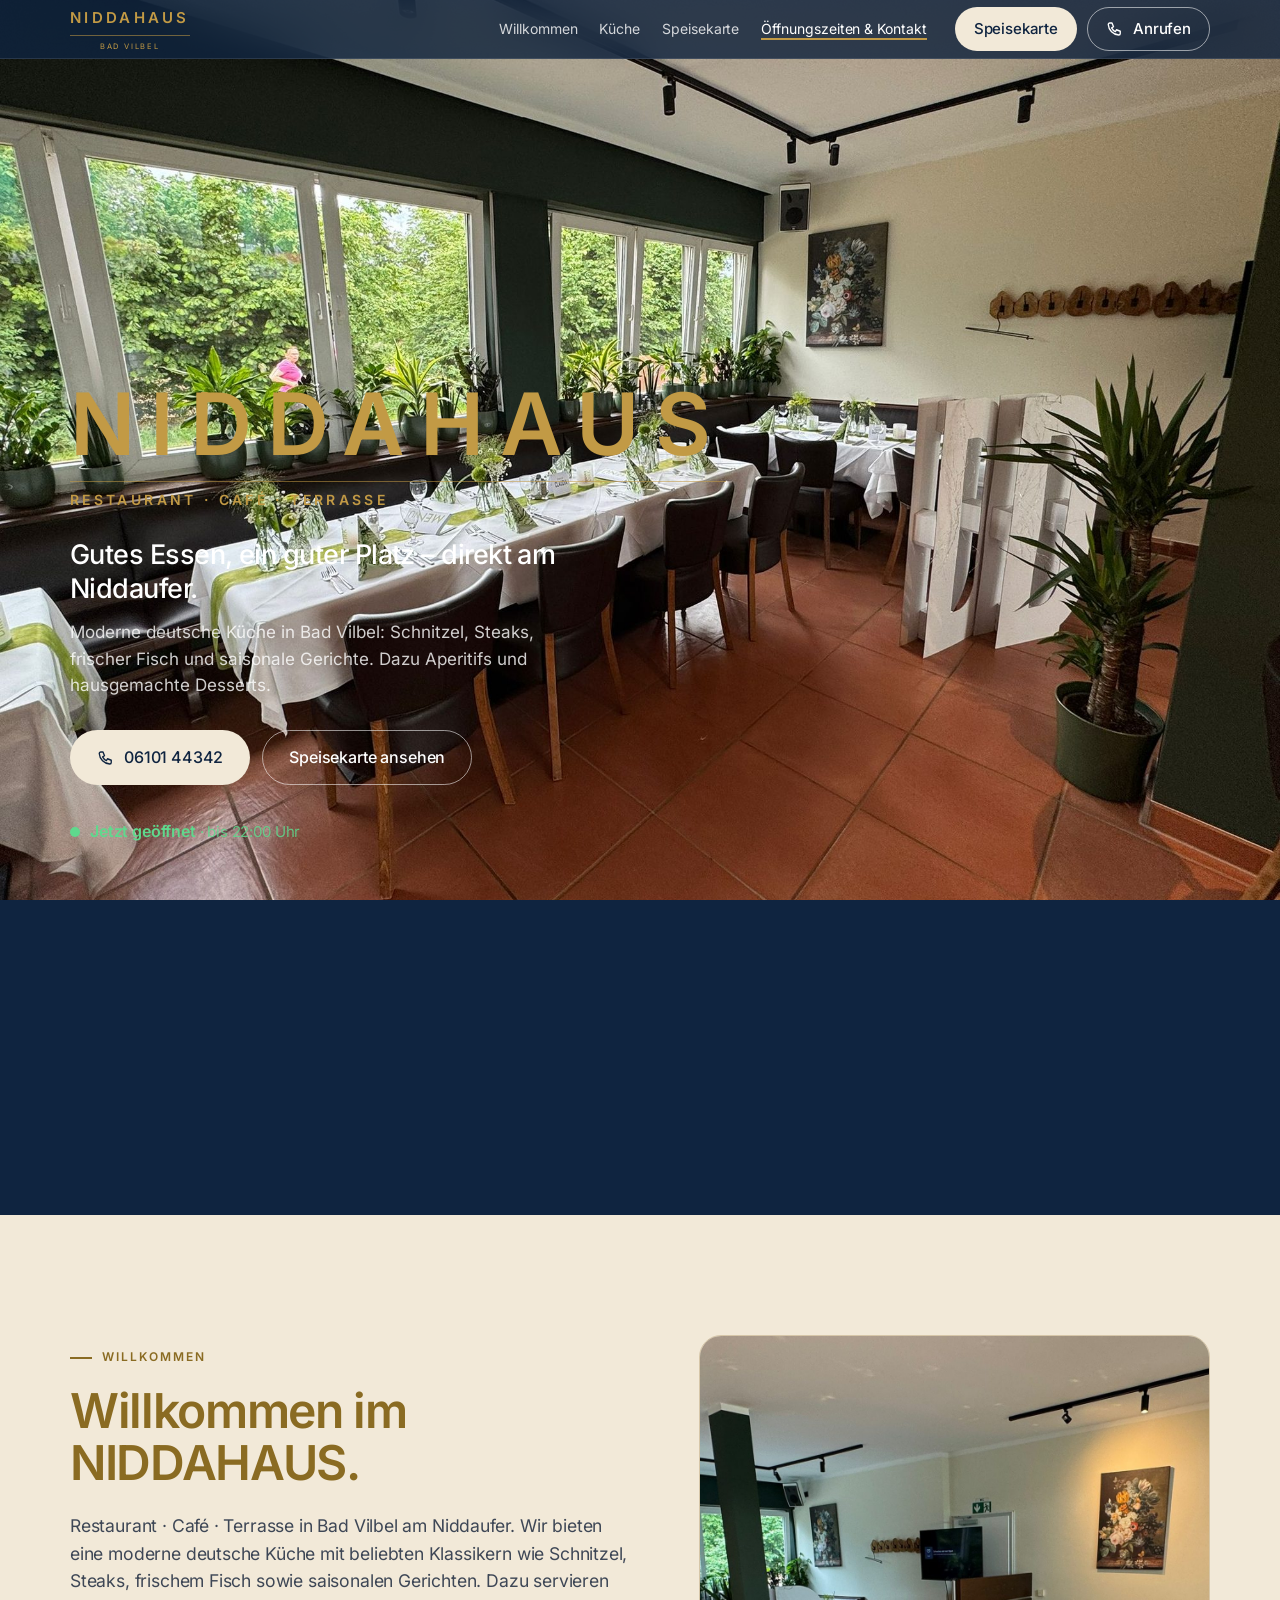
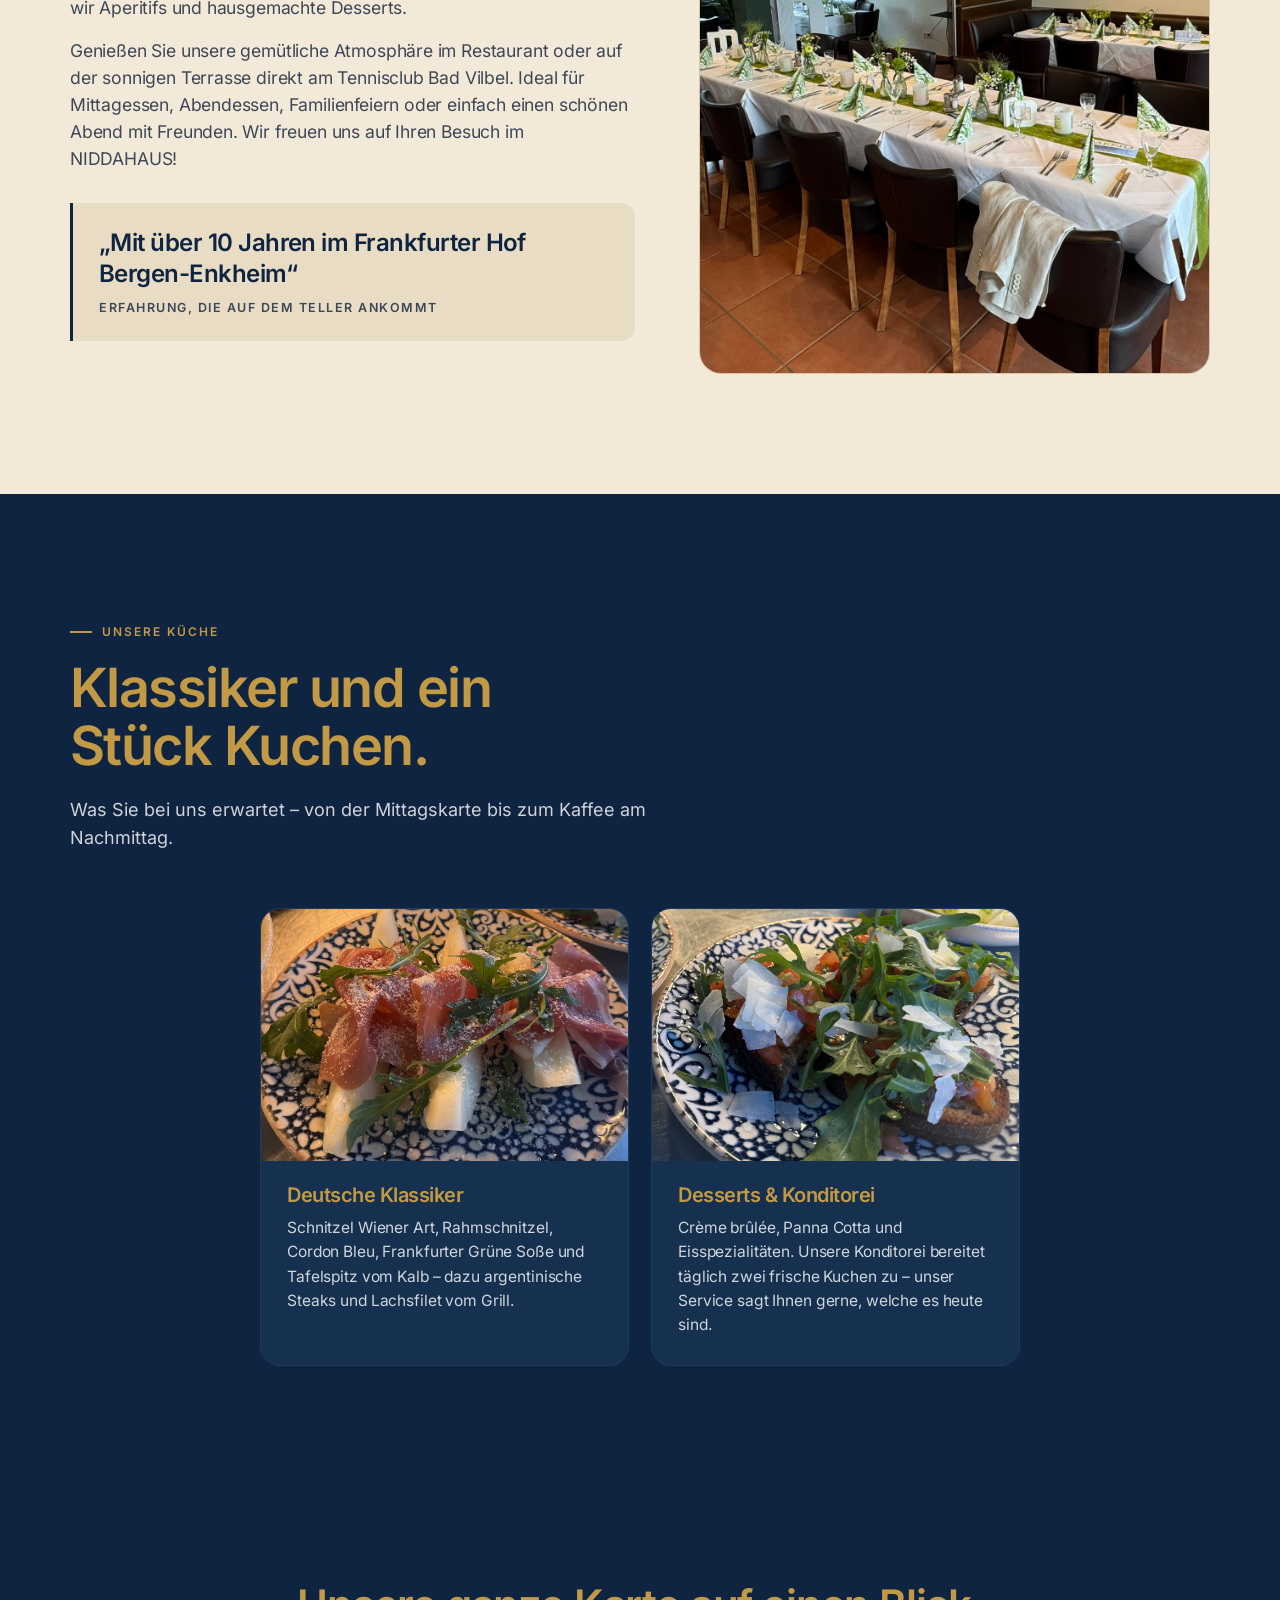
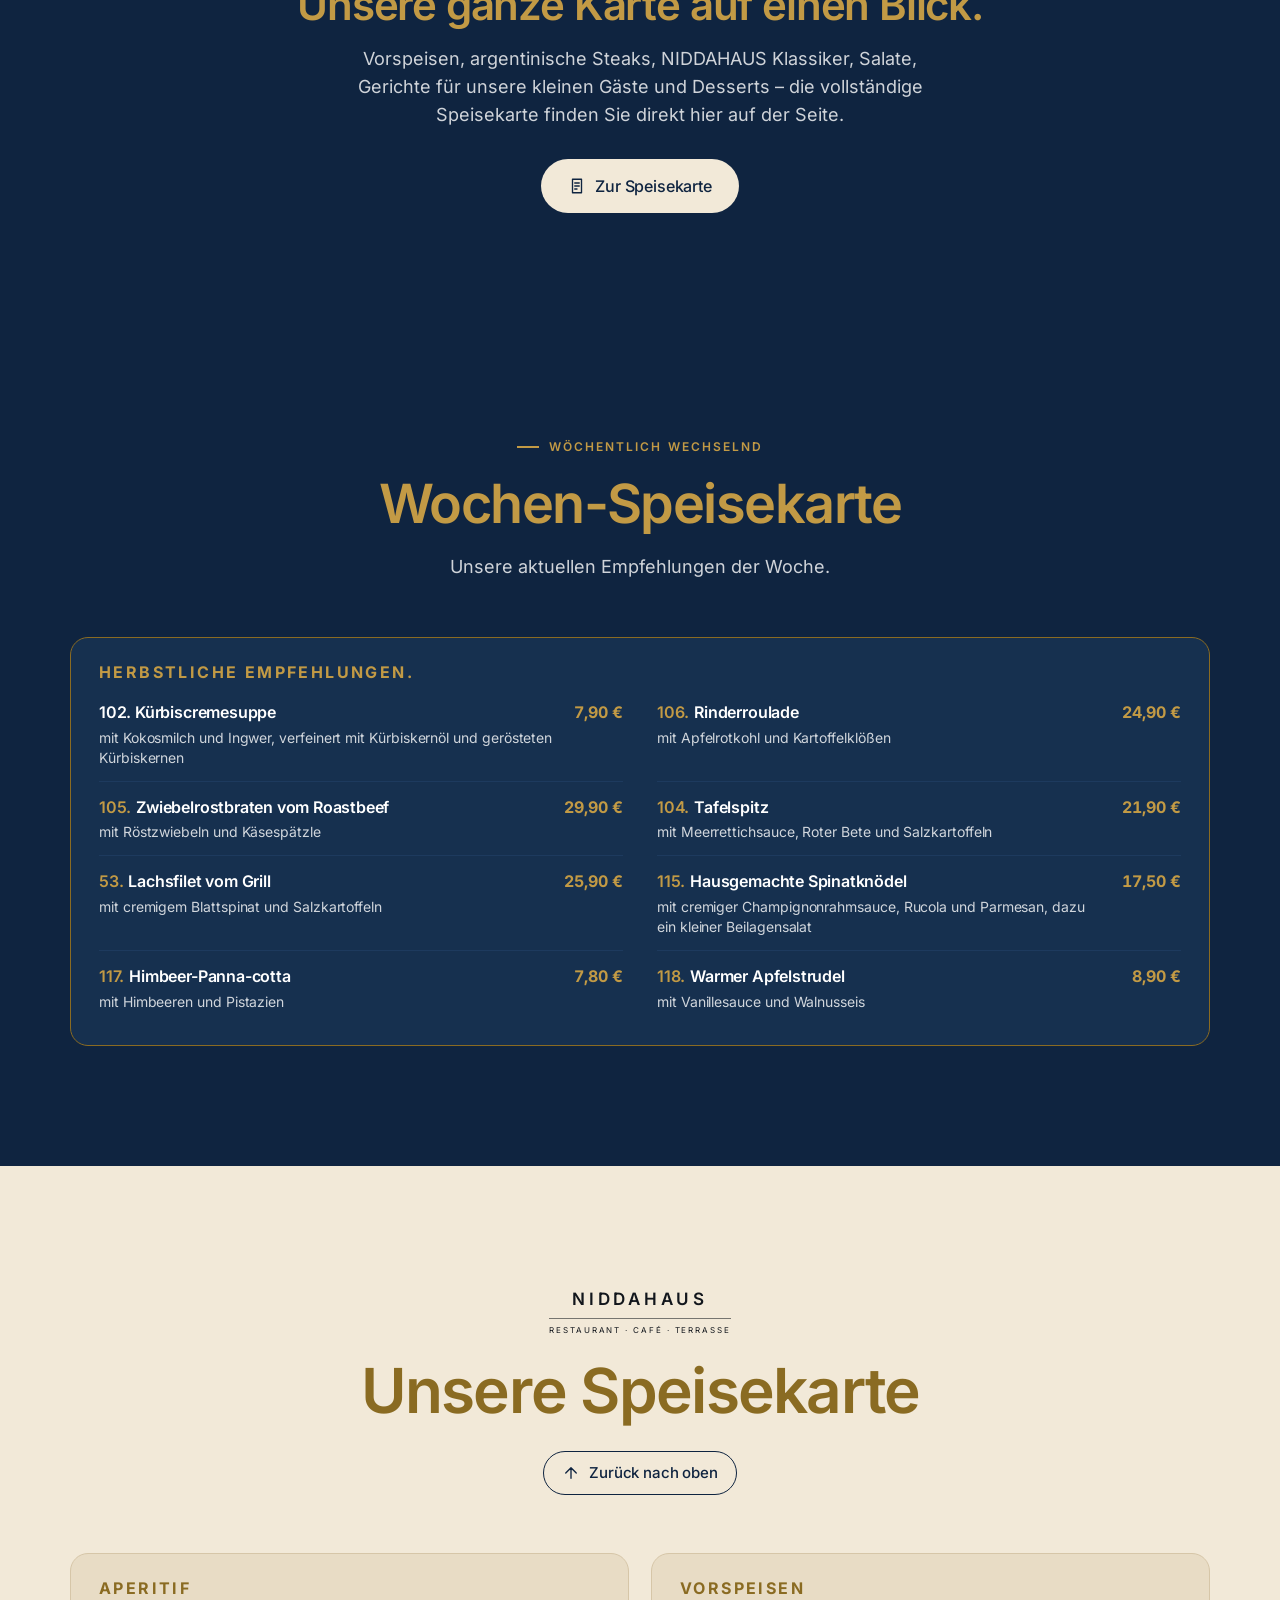
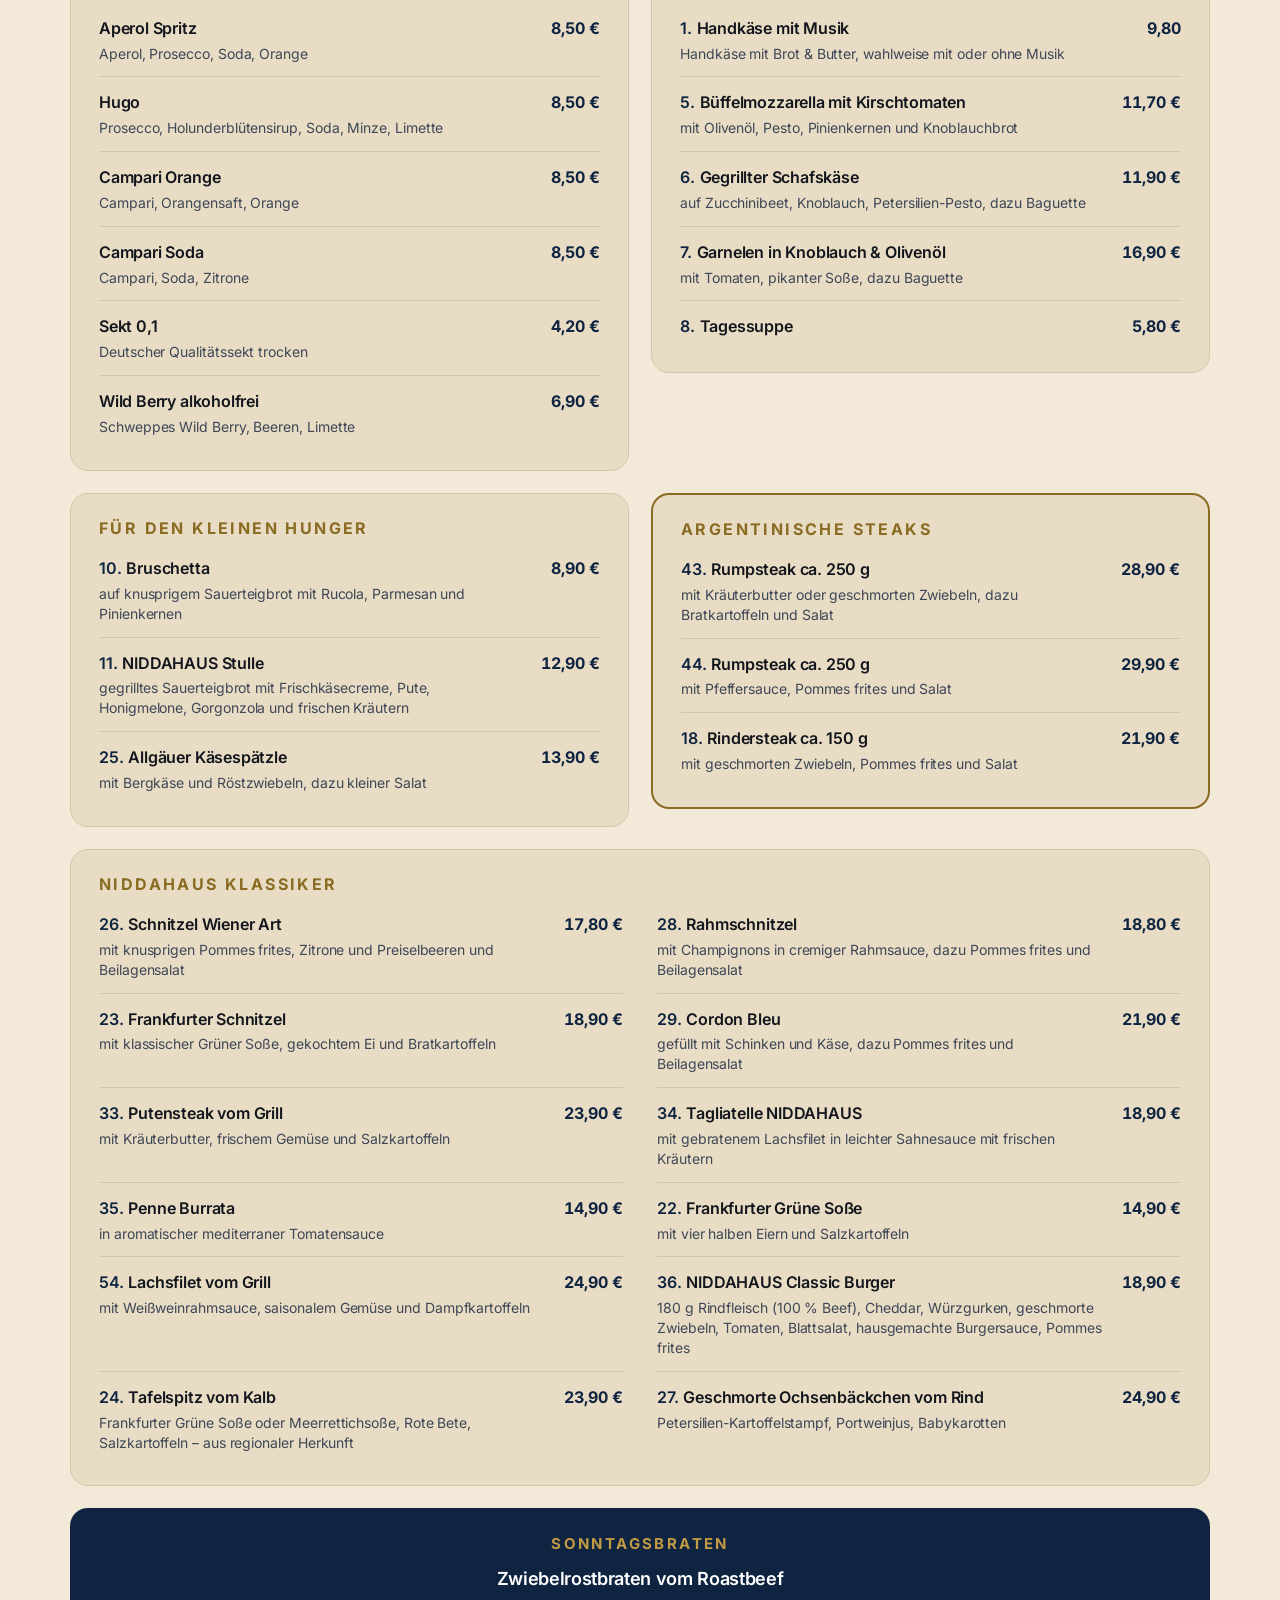
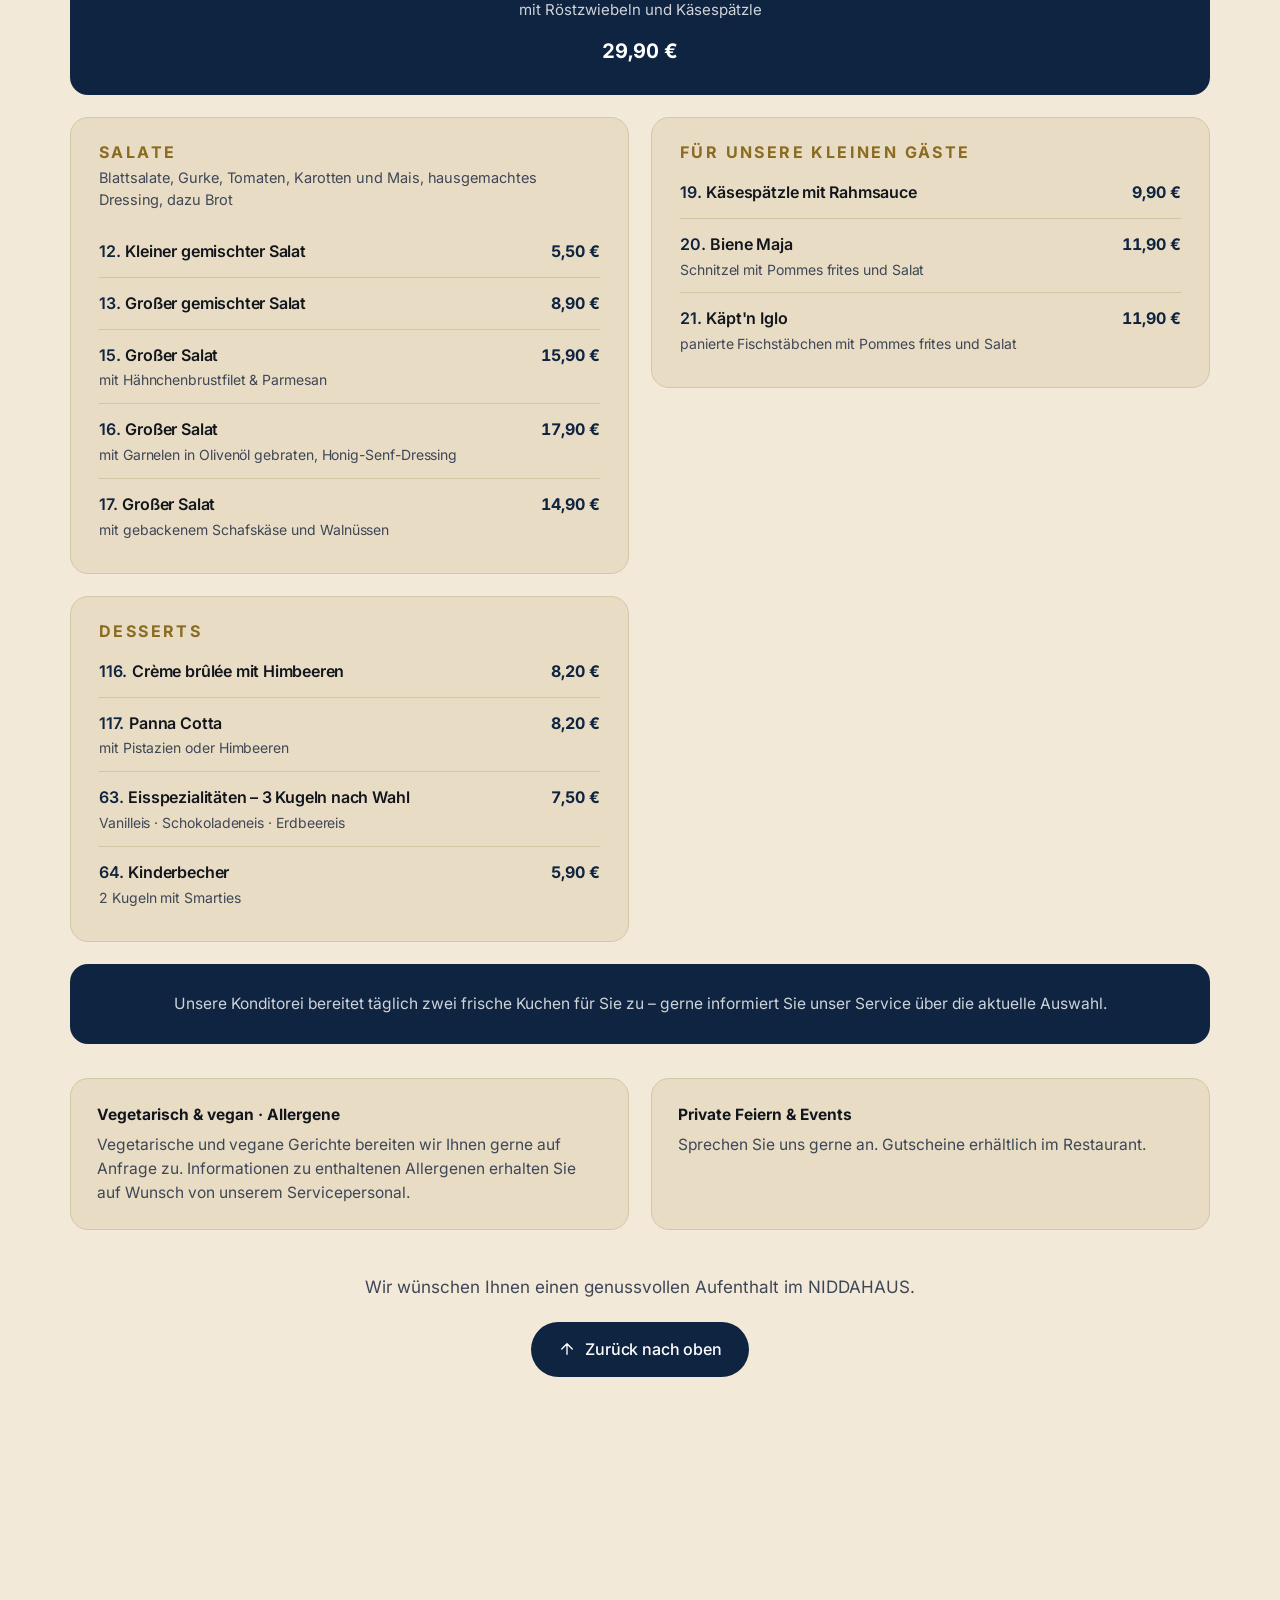
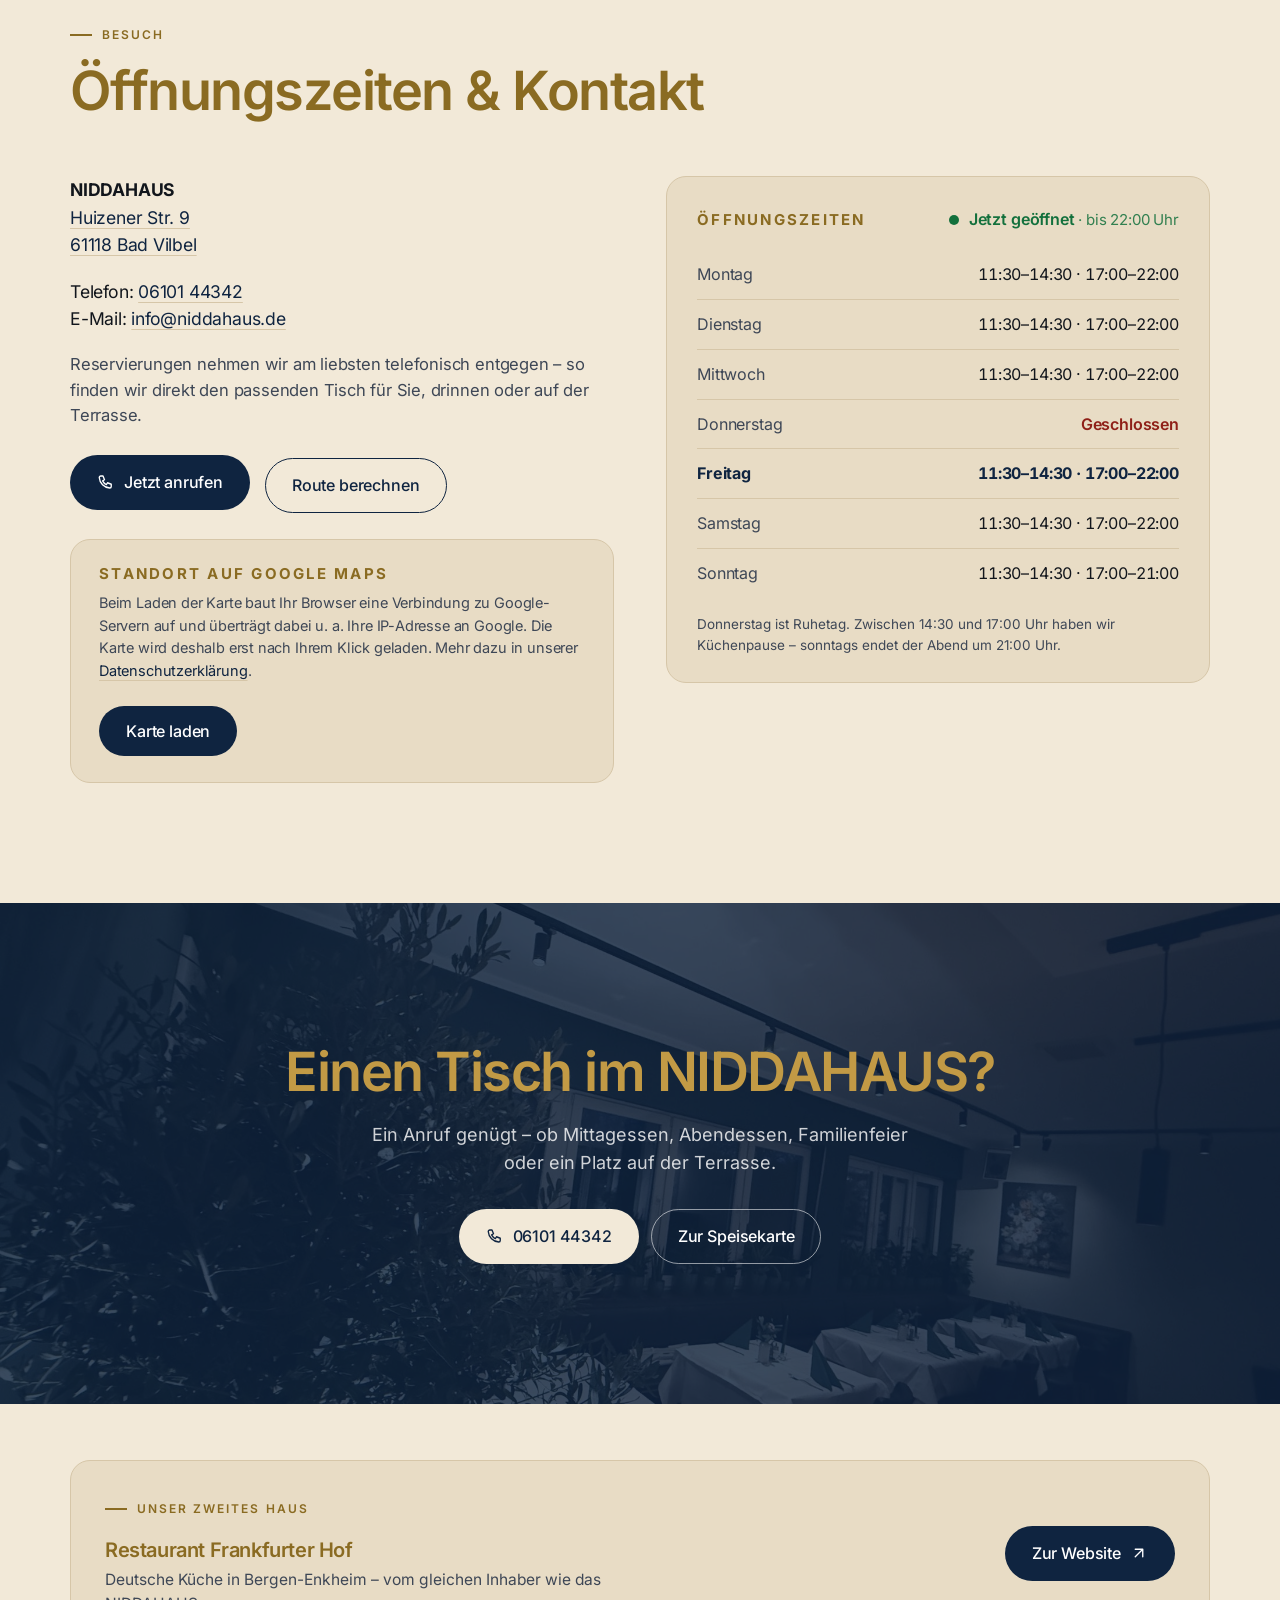
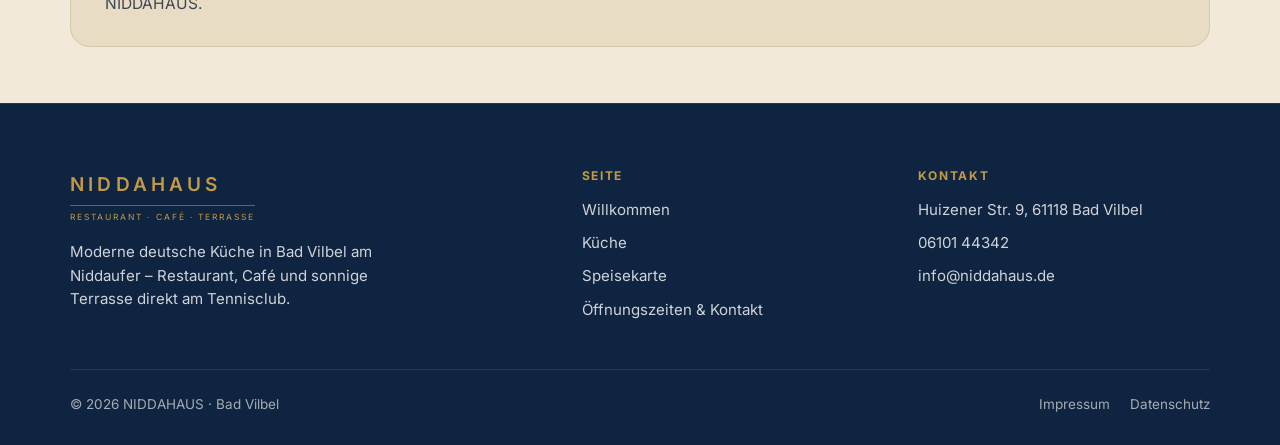
<file: index.html>
<!DOCTYPE html>
<html lang="de">
<head>
<meta charset="UTF-8">
<meta name="viewport" content="width=device-width, initial-scale=1.0">

<!-- Netlify-Identity-Links (Einladung, Passwort vergessen, E-Mail
     bestätigen) zeigen auf diese Startseite mit einem Token im Link-Anhang
     (#invite_token=…).

     Datenschutz: Das Netlify-Identity-Skript wird bewusst NUR in diesem
     einen Fall nachgeladen (dynamisch, per JS) – normale Besucher der Seite
     laden es nie mit und bauen dadurch auch keine Verbindung zu
     identity.netlify.com auf. Nur wer einen echten Einladungs-/Bestätigungs-
     /Passwort-vergessen-Link vom Inhaber-Login öffnet, löst das aus. -->
<script>
  var isIdentityLink = /(invite_token|recovery_token|confirmation_token|access_token)=/.test(window.location.hash);
  if (isIdentityLink) {
    // Faengt den Einladungs-/Bestätigungs-/Passwort-vergessen-Link ab
    // (Netlify schickt diese Links immer auf die Startseite, nicht auf
    // /admin/) und öffnet automatisch den Dialog zum Passwort-Festlegen.
    // Nach erfolgreichem Login geht es weiter zu /admin/.
    var s = document.createElement('script');
    s.src = 'https://identity.netlify.com/v1/netlify-identity-widget.js';
    s.onload = function () {
      if (window.netlifyIdentity) {
        window.netlifyIdentity.on('init', function (user) {
          if (!user) {
            window.netlifyIdentity.on('login', function () {
              document.location.href = '/admin/';
            });
          }
        });
      }
    };
    document.head.appendChild(s);
  }
</script>

<!-- ============================================================
     NIDDAHAUS – Restaurant · Café · Terrasse – Vorschau-Website
     Huizener Str. 9 · 61118 Bad Vilbel · 06101 44342
     ------------------------------------------------------------
     ONE-PAGER. Auch die Speisekarte ist ein Sektor dieser Seite
     (#speisekarte). Sprungknöpfe stehen in der Navigation, im
     Hero und in einem eigenen Hinweis-Sektor.

     SPEISEKARTE
       Vollständig aus der echten, öffentlich ausgehängten Karte
       übernommen (Google-Maps-Foto). Nichts erfunden.
       Einzige Ausnahme: die Sektion GETRÄNKE – die stand nicht
       auf der Karte und ist deshalb durchgehend Platzhalter.

     BILDER
       Alle Fotos stammen vom Google-Business-Profil von NIDDAHAUS
       (keine Stockfotos mehr). Vollständige Quellenliste inkl.
       Original-Links in BILDQUELLEN.md. Das Profil enthält aktuell
       keine Einzelfotos von Schnitzel, Steak, Lachs, Dessert oder
       Wein – die Impressionen-Galerie wurde deshalb entfernt, bis
       echte Fotos dieser Gerichte vorliegen (siehe BILDQUELLEN.md).

     KARTE (Kontakt-Sektor)
       Echtes Google-Maps-Embed des Standorts, aber per Zwei-Klick-
       Lösung: das <iframe> wird erst nach Klick auf „Karte laden"
       ins DOM eingefügt, vorher keine Verbindung zu Google. Kein
       Cookie-Banner nötig, weil ohne aktiven Klick nichts lädt.
       Siehe datenschutz.html, Abschnitt „Externe Einbettungen".


     OFFENE ANGABEN stehen in eckigen Klammern:  [ … ]
       · [E-Mail] sowie alle [Platzhalter] in impressum.html /
         datenschutz.html

     DESIGN: Navyblau + helles Beige, Gold ausschließlich für
     Titel/Kicker. Volltonflächen – keine Verläufe auf Schrift,
     Knöpfen oder Hintergründen. Einzige Ausnahme: die Navy-Abdunk-
     lung über dem CTA-Foto, damit weiße Schrift lesbar bleibt. Der
     Hero zeigt das Foto unverdeckt, nur die Scroll-Abblendung
     (hero-scrim) bleibt. Keinerlei Animation auf den Bildern selbst.
     ============================================================ -->

<title>NIDDAHAUS – Restaurant, Café &amp; Terrasse in Bad Vilbel</title>
<meta name="description" content="NIDDAHAUS in Bad Vilbel am Niddaufer: Restaurant, Café und Terrasse mit Schnitzel, Steaks und Fisch vom Grill. Tisch reservieren: 06101 44342.">
<link rel="canonical" href="https://niddahaus.de/">
<meta name="robots" content="index, follow, max-image-preview:large">
<meta name="theme-color" content="#0F2440">
<meta property="og:title" content="NIDDAHAUS – Restaurant · Café · Terrasse in Bad Vilbel">
<meta property="og:description" content="Moderne deutsche Küche am Niddaufer. Schnitzel, Steaks, Fisch vom Grill, Aperitifs und hausgemachte Desserts.">
<meta property="og:type" content="website">
<meta property="og:site_name" content="NIDDAHAUS">
<meta property="og:locale" content="de_DE">
<meta property="og:url" content="https://niddahaus.de/">
<meta property="og:image" content="https://niddahaus.de/images/og-image.jpg">
<meta property="og:image:width" content="1200">
<meta property="og:image:height" content="630">
<meta property="og:image:alt" content="Gedeckter Tisch im Restaurant NIDDAHAUS in Bad Vilbel">
<meta name="twitter:card" content="summary_large_image">
<link rel="icon" type="image/svg+xml" href="images/icons/favicon.svg">
<script type="application/ld+json">
{
  "@context": "https://schema.org",
  "@type": "Restaurant",
  "@id": "https://niddahaus.de/#restaurant",
  "name": "NIDDAHAUS",
  "alternateName": "NIDDAHAUS Bad Vilbel",
  "url": "https://niddahaus.de/",
  "image": [
    "https://niddahaus.de/images/hero.jpg",
    "https://niddahaus.de/images/og-image.jpg"
  ],
  "description": "Restaurant, Café und Terrasse am Niddaufer in Bad Vilbel mit moderner deutscher Küche: Schnitzel, argentinische Steaks, Fisch vom Grill und hausgemachte Desserts.",
  "telephone": "+49 6101 44342",
  "email": "info@niddahaus.de",
  "address": {
    "@type": "PostalAddress",
    "streetAddress": "Huizener Str. 9",
    "postalCode": "61118",
    "addressLocality": "Bad Vilbel",
    "addressRegion": "Hessen",
    "addressCountry": "DE"
  },
  "geo": {
    "@type": "GeoCoordinates",
    "latitude": 50.17947,
    "longitude": 8.72759
  },
  "servesCuisine": [
    "Deutsch",
    "Steakhouse"
  ],
  "priceRange": "€€",
  "acceptsReservations": "True",
  "hasMenu": "https://niddahaus.de/#speisekarte",
  "inLanguage": "de",
  "openingHoursSpecification": [
    {
      "@type": "OpeningHoursSpecification",
      "dayOfWeek": [
        "Monday",
        "Tuesday",
        "Wednesday",
        "Friday",
        "Saturday"
      ],
      "opens": "11:30",
      "closes": "14:30"
    },
    {
      "@type": "OpeningHoursSpecification",
      "dayOfWeek": [
        "Monday",
        "Tuesday",
        "Wednesday",
        "Friday",
        "Saturday"
      ],
      "opens": "17:00",
      "closes": "22:00"
    },
    {
      "@type": "OpeningHoursSpecification",
      "dayOfWeek": "Sunday",
      "opens": "11:30",
      "closes": "14:30"
    },
    {
      "@type": "OpeningHoursSpecification",
      "dayOfWeek": "Sunday",
      "opens": "17:00",
      "closes": "21:00"
    }
  ],
  "hasMap": "https://www.google.com/maps/search/?api=1&query=NIDDAHAUS%20Huizener%20Str.%209%2061118%20Bad%20Vilbel"
}
</script>

<link href="fonts.css" rel="stylesheet">
<style>
  /* ============================================================
     FARB- UND DESIGN-SYSTEM
     Navy = dunkler Sektionshintergrund, weiße Schrift.
     Beige = heller Sektionshintergrund, schwarze/navy Schrift.
     Gold = AUSSCHLIESSLICH Titel, Kicker und die Wortmarke.
     Keine Verläufe. Alle Flächen sind Volltöne.
     ============================================================ */
  :root{
    --navy:#0F2440;
    --navy-2:#16304F;        /* Panels auf Navy – Vollton, kein Verlauf */
    --navy-3:#1D3A5E;        /* Hairlines / Rahmen auf Navy */
    --beige:#F2E9D8;
    --beige-2:#E8DCC5;       /* Panels auf Beige */
    --beige-3:#D6C6A8;       /* Hairlines / Rahmen auf Beige */
    --gold:#C29A45;          /* Titel auf Navy */
    --gold-dark:#8A6B22;     /* Titel auf Beige (dunkler für Kontrast) */
    --ink:#12161C;           /* Fließtext auf Beige */
    --ink-2:#3E4756;         /* Sekundärtext auf Beige */
    --white:#FFFFFF;
    --white-2:rgba(255,255,255,.80);   /* Sekundärtext auf Navy */
    --white-3:rgba(255,255,255,.62);
    /* Status „geöffnet / geschlossen" – farbige SCHRIFT mit Live-Punkt, kein Knopf.
       Zwei Farbsätze, weil der Status sowohl auf Navy (Hero) als auch auf
       Beige (Kontakt) steht und beide Male kontrastreich sein muss. */
    --open-dark:#5FD98D;   --closed-dark:#FF8172;
    --open-light:#12703C;  --closed-light:#8F2018;

    --maxw:1200px;
    --spring:cubic-bezier(.32,.72,0,1);
    --ease:cubic-bezier(.25,.1,.25,1);
    --navh:58px;
  }
  *{ box-sizing:border-box; }
  html{ scroll-behavior:smooth; -webkit-text-size-adjust:100%; }
  body{
    margin:0; background:var(--navy); color:var(--white);
    font-family:-apple-system,BlinkMacSystemFont,"SF Pro Display","SF Pro Text","Inter",
                "Helvetica Neue",Helvetica,Arial,sans-serif;
    font-size:17px; line-height:1.55; font-weight:400;
    -webkit-font-smoothing:antialiased; -moz-osx-font-smoothing:grayscale;
    /* clip statt hidden – hidden würde position:sticky im Hero aushebeln */
    overflow-x:clip;
    /* lange Wörter (z. B. „Petersilien-Kartoffelstampf") dürfen auf schmalen
       Displays nicht aus ihrem Container laufen */
    overflow-wrap:break-word;
  }
  /* Grid-/Flex-Kinder dürfen unter ihre Inhaltsbreite schrumpfen –
     sonst erzeugt ein einzelner langer Text horizontales Scrollen */
  .cards > *, .menu-grid > *, .contact-grid > *, .welcome > *, .f-top > *{ min-width:0; }
  h1,h2,h3,h4{ margin:0; font-weight:600; letter-spacing:-.028em; line-height:1.08; text-wrap:balance; }
  a{ color:inherit; text-decoration:none; }
  img,svg{ display:block; max-width:100%; }
  p{ margin:0; }
  figure{ margin:0; }
  .wrap{ max-width:var(--maxw); margin:0 auto; padding:0 30px; position:relative; z-index:1; }
  section{ position:relative; padding:120px 0; scroll-margin-top:var(--navh); }
  ::selection{ background:rgba(194,154,69,.35); }
  a:focus-visible,button:focus-visible{ outline:2px solid var(--gold); outline-offset:3px; border-radius:6px; }

  /* Sektionsflächen – Volltöne, wechselnder Rhythmus */
  .s-navy { background:var(--navy);  color:var(--white); }
  .s-beige{ background:var(--beige); color:var(--ink); }

  /* ===== WORTMARKE (nach dem Vorbild der echten Speisekarte) ===== */
  .mark{ display:inline-block; text-align:center; }
  .mark b{ display:block; font-weight:600; letter-spacing:.22em; }
  .mark i{ display:block; font-style:normal; letter-spacing:.24em; text-transform:uppercase; }
  .mark .rule{ display:block; height:1px; margin:6px 0 5px; background:currentColor; opacity:.55; }

  /* ===== KNÖPFE – nur Navy oder Beige gefüllt, niemals Gold ===== */
  .btn{
    display:inline-flex; align-items:center; justify-content:center; gap:9px;
    padding:14px 26px; border-radius:980px; font-size:16px; font-weight:500;
    font-family:inherit; letter-spacing:-.01em; border:1.5px solid transparent; cursor:pointer;
    transition:transform .4s var(--spring), background .3s var(--ease),
               border-color .3s var(--ease), color .3s var(--ease);
  }
  .btn svg{ width:18px; height:18px; flex:0 0 auto; }
  .btn:hover{ transform:translateY(-2px); }
  .btn-sm{ padding:9px 18px; font-size:15px; }
  /* auf Navy / auf dem Hero-Foto */
  .btn-beige{ background:var(--beige); color:var(--navy); }
  .btn-beige:hover{ background:var(--white); }
  .btn-obeige{ background:transparent; color:var(--white); border-color:rgba(255,255,255,.55); }
  .btn-obeige:hover{ background:rgba(255,255,255,.12); border-color:var(--white); }
  /* auf Beige */
  .btn-navy{ background:var(--navy); color:var(--white); }
  .btn-navy:hover{ background:var(--navy-2); }
  .btn-onavy{ background:transparent; color:var(--navy); border-color:var(--navy); }
  .btn-onavy:hover{ background:var(--navy); color:var(--white); }

  /* ===== NAVIGATION – immer sichtbar, mit allen Sprungzielen ===== */
  .progress{
    position:fixed; top:0; left:0; height:2px; z-index:80; width:100%;
    transform:scaleX(var(--sp,0)); transform-origin:0 50%; background:var(--gold);
  }
  .nav{
    position:fixed; top:0; left:0; right:0; z-index:70;
    background:rgba(15,36,64,.82); border-bottom:1px solid rgba(255,255,255,.10);
    backdrop-filter:saturate(180%) blur(20px); -webkit-backdrop-filter:saturate(180%) blur(20px);
  }
  .nav .wrap{ display:flex; align-items:center; justify-content:space-between; gap:20px; height:var(--navh); }
  .nav .mark{ color:var(--gold); flex:0 0 auto; }      /* Wortmarke = Titel → Gold erlaubt */
  .nav .mark b{ font-size:15px; }
  .nav .mark i{ font-size:7.5px; }
  .nav-links{ display:flex; align-items:center; gap:22px; }
  .nav-links > a{ font-size:14px; color:rgba(255,255,255,.80); letter-spacing:-.005em; transition:color .25s; white-space:nowrap; }
  .nav-links > a:hover{ color:var(--white); }
  .nav-links > a.active{ color:var(--white); box-shadow:inset 0 -2px 0 0 var(--gold); }
  /* Auf dem Desktop stehen die beiden Knöpfe rechts hinter den Links,
     im Klappmenü (unter 1020 px) dagegen ganz oben – siehe Media-Query. */
  .nav-cta{ display:flex; align-items:center; gap:10px; order:2; margin-left:6px; }
  .nav-toggle{ display:none; background:none; border:none; color:var(--white); cursor:pointer; padding:6px; }
  .nav-toggle svg{ width:24px; height:24px; }

  /* ===== HERO ===== */
  .hero-stage{ height:135vh; position:relative; }
  .hero{
    position:sticky; top:0; height:100vh; height:100svh;
    display:flex; align-items:flex-end; overflow:hidden; background:var(--navy);
  }
  /* Das Foto selbst bekommt KEINE Animation, keine Transition, kein transform.
     Das Verblassen beim Scrollen macht ausschließlich das Navy-Scrim darüber. */
  .hero-media{ position:absolute; inset:0; z-index:0; }
  .hero-media img{ width:100%; height:100%; object-fit:cover; object-position:50% 55%; }
  .hero-scrim{ position:absolute; inset:0; z-index:3; background:var(--navy); opacity:var(--p,0); }
  .hero-inner{
    position:relative; z-index:4; width:100%; padding-bottom:56px; padding-top:100px;
    transform:translateY(calc(var(--p,0) * -9vh));
    opacity:clamp(0, calc(1 - 1.35 * var(--p,0)), 1);
    will-change:transform, opacity;
  }
  .hero .mark{ color:var(--gold); text-align:left; }
  .hero .mark b{ font-size:clamp(38px,8.4vw,86px); letter-spacing:.18em; line-height:1; }
  .hero .mark .rule{ margin:14px 0 10px; }
  .hero .mark i{ font-size:clamp(10px,1.5vw,14px); }
  .hero .claim{
    margin-top:26px; max-width:32ch; font-size:clamp(19px,2.4vw,27px);
    color:var(--white); font-weight:500; letter-spacing:-.02em; line-height:1.24;
  }
  .hero .sub{ margin-top:14px; max-width:46ch; font-size:17px; color:var(--white-2); }
  .cta-row{ margin-top:32px; display:flex; gap:12px; flex-wrap:wrap; align-items:center; }
  .hero-bottom{ margin-top:34px; display:flex; gap:14px; flex-wrap:wrap; align-items:center; }
  .hero .anim{ opacity:0; transform:translateY(24px); animation:heroIn 1s var(--spring) forwards; }
  .hero .a1{ animation-delay:.08s; } .hero .a2{ animation-delay:.22s; }
  .hero .a3{ animation-delay:.36s; } .hero .a4{ animation-delay:.5s; }

  /* ===== GEÖFFNET / GESCHLOSSEN =====
     Bewusst KEIN Knopf: nur farbige Schrift mit einem Live-Punkt davor.
     Kein Hintergrund, kein Rahmen, keine Pille. */
  .live{
    display:inline-flex; align-items:center; gap:10px;
    padding:0; border:none; background:none; border-radius:0;
    font-size:16px; font-weight:600; letter-spacing:-.01em;
    color:var(--open-dark);                       /* Standard: auf Navy (Hero) */
  }
  .live[hidden]{ display:none; }
  .live.shut{ color:var(--closed-dark); }
  .s-beige .live{ color:var(--open-light); }      /* auf Beige (Kontakt) */
  .s-beige .live.shut{ color:var(--closed-light); }
  .live i{
    width:10px; height:10px; border-radius:50%; background:currentColor; flex:0 0 auto;
    box-shadow:0 0 0 0 currentColor; animation:livedot 2.4s var(--ease) infinite;
  }
  .live.shut i{ animation:none; }                 /* geschlossen pulsiert nicht */
  .live small{ font-weight:400; opacity:.85; font-size:15px; }

  /* ===== SEKTIONSKÖPFE ===== */
  .kicker{
    display:inline-flex; align-items:center; gap:10px; font-size:12px; font-weight:600;
    letter-spacing:.17em; text-transform:uppercase; margin-bottom:18px;
  }
  .kicker::before{ content:""; width:22px; height:2px; background:currentColor; }
  .s-navy  .kicker, .s-navy  h2, .s-navy  h3.gold{ color:var(--gold); }
  .s-beige .kicker, .s-beige h2, .s-beige h3.gold{ color:var(--gold-dark); }
  .section-head{ max-width:760px; margin-bottom:56px; }
  .section-head.center{ margin-left:auto; margin-right:auto; text-align:center; }
  .section-head.center .kicker{ justify-content:center; }
  .section-head h2{ font-size:clamp(31px,5vw,54px); }
  .section-head p{ margin-top:20px; font-size:18px; max-width:60ch; }
  .s-navy  .section-head p{ color:var(--white-2); }
  .s-beige .section-head p{ color:var(--ink-2); }
  .section-head.center p{ margin-left:auto; margin-right:auto; }

  /* ===== WILLKOMMEN ===== */
  .welcome{ display:grid; grid-template-columns:1.05fr .95fr; gap:64px; align-items:center; }
  .welcome p{ font-size:17.5px; color:var(--ink-2); margin-bottom:16px; letter-spacing:-.01em; }
  .quote{
    margin:0 0 28px; padding:24px 26px; background:var(--beige-2);
    border-left:3px solid var(--navy); border-radius:0 14px 14px 0;
  }
  .quote span{ display:block; font-size:clamp(19px,2.3vw,24px); font-weight:600;
    color:var(--navy); letter-spacing:-.022em; line-height:1.3; }
  .quote small{ display:block; margin-top:9px; font-size:12.5px; font-weight:600;
    letter-spacing:.12em; text-transform:uppercase; color:var(--ink-2); }
  .shot{ border-radius:22px; overflow:hidden; border:1px solid var(--beige-3); aspect-ratio:4/5; background:var(--beige-2); }
  .shot img{ width:100%; height:100%; object-fit:cover; }

  /* ===== KÜCHE-KARTEN ===== */
  .cards{ display:grid; grid-template-columns:repeat(2,1fr); gap:22px; max-width:760px; margin:0 auto; }
  .card{
    border-radius:20px; overflow:hidden; background:var(--navy-2);
    border:1px solid var(--navy-3); display:flex; flex-direction:column;
    transition:transform .5s var(--spring), border-color .3s var(--ease);
  }
  .card:hover{ transform:translateY(-6px); border-color:var(--gold); }
  .card-img{ aspect-ratio:16/11; overflow:hidden; background:var(--navy-3); }
  .card-img img{ width:100%; height:100%; object-fit:cover; }  /* bewusst ohne Animation */
  .card-body{ padding:24px 26px 28px; display:flex; flex-direction:column; gap:10px; }
  /* Küche-Sektion: beliebig viele Karten aus dem CMS (content/kueche.json) */
  .cards.many{ grid-template-columns:repeat(3,1fr); max-width:1100px; }
  @media (max-width:960px){ .cards.many{ grid-template-columns:repeat(2,1fr); } }
  @media (max-width:700px){ .cards.many{ grid-template-columns:1fr; max-width:480px; } }
  .card h3{ font-size:20px; color:var(--gold); letter-spacing:-.024em; }
  .card p{ font-size:15.5px; color:var(--white-2); letter-spacing:-.008em; }

  /* ===== BEWERTUNGEN ===== */
  .rating{ display:flex; flex-wrap:wrap; align-items:center; justify-content:center; gap:20px 56px; margin-bottom:52px; }
  .stat{ text-align:center; }
  .stat .num{
    font-size:clamp(52px,8vw,84px); font-weight:600; line-height:1;
    letter-spacing:-.04em; color:var(--navy); font-variant-numeric:tabular-nums;
  }
  .stat .lab{ margin-top:8px; font-size:13px; font-weight:600; letter-spacing:.13em;
    text-transform:uppercase; color:var(--ink-2); }
  .stars{ display:flex; gap:4px; justify-content:center; margin-top:12px; color:var(--gold-dark); }
  .stars svg{ width:20px; height:20px; }
  .g-note{ display:flex; align-items:center; gap:9px; font-size:14.5px; color:var(--ink-2); }
  .g-note svg{ width:17px; height:17px; }

  .marquee{ overflow:hidden;
    -webkit-mask-image:linear-gradient(90deg,transparent,#000 7%,#000 93%,transparent);
            mask-image:linear-gradient(90deg,transparent,#000 7%,#000 93%,transparent); }
  .track{ display:flex; gap:20px; width:max-content; padding:4px 0; }
  .track.ready{ animation:marquee 58s linear infinite; }
  .marquee:hover .track.ready{ animation-play-state:paused; }
  .rev{
    flex:0 0 330px; width:330px; background:var(--beige-2); border:1px solid var(--beige-3);
    border-radius:18px; padding:26px 26px 24px;
  }
  .rev .stars{ justify-content:flex-start; margin:0 0 14px; }
  .rev p{ font-size:16px; color:var(--ink); letter-spacing:-.01em; margin-bottom:16px; }
  .rev .who{ font-size:14px; font-weight:600; color:var(--ink-2); }

  /* ===== SPEISEKARTEN-HINWEIS ===== */
  .menu-teaser{ padding:96px 0; text-align:center; }
  .menu-teaser h2{ font-size:clamp(27px,4vw,42px); color:var(--gold); }
  .menu-teaser p{ margin:18px auto 30px; max-width:52ch; font-size:18px; color:var(--white-2); }

  /* ===== SPEISEKARTE ===== */
  .menu-top{ text-align:center; margin-bottom:58px; }
  .menu-top h2{ font-size:clamp(34px,6vw,62px); color:var(--gold-dark); }
  .menu-top .mark{ color:var(--ink); margin-bottom:22px; }
  .menu-top .mark b{ font-size:17px; } .menu-top .mark i{ font-size:8px; }
  .menu-top .back{ margin-top:26px; }
  .menu-grid{ display:grid; grid-template-columns:repeat(2,1fr); gap:22px; align-items:start; }
  .menu-grid:empty::before{ content:attr(data-loading); grid-column:1/-1; text-align:center; color:var(--ink-2); padding:40px 0; }
  .cat{
    background:var(--beige-2); border:1px solid var(--beige-3);
    border-radius:18px; padding:26px 28px 20px;
  }
  .cat.wide{ grid-column:1 / -1; }
  .cat.steaks{ border-color:var(--gold-dark); border-width:2px; }
  .cat h3{ font-size:16px; font-weight:700; letter-spacing:.15em; text-transform:uppercase;
    color:var(--gold-dark); margin-bottom:6px; }
  .cat .intro{ font-size:14.5px; color:var(--ink-2); margin-bottom:14px; letter-spacing:-.005em; }
  .cat .items{ display:grid; grid-template-columns:1fr; }
  .cat.wide .items{ grid-template-columns:1fr 1fr; column-gap:34px; }
  .mi{ display:flex; justify-content:space-between; gap:20px; align-items:baseline;
    padding:13px 0; border-bottom:1px solid var(--beige-3); }
  .cat .items > .mi:last-child{ border-bottom:none; }
  /* Im zweispaltigen Klassiker-Block enden ZWEI Einträge unten – beide ohne Trennlinie */
  .cat.wide .items > .mi:nth-last-child(-n+2){ border-bottom:none; }
  .mi-name{ font-size:16px; font-weight:600; color:var(--ink); letter-spacing:-.012em; }
  .mi-name em{ font-style:normal; font-weight:600; color:var(--navy); margin-right:5px; }
  .mi-desc{ margin-top:3px; font-size:14px; color:var(--ink-2); letter-spacing:-.005em; line-height:1.42; }
  .mi-price{ font-size:16px; font-weight:700; color:var(--navy); white-space:nowrap;
    font-variant-numeric:tabular-nums; }
  .box{
    background:var(--navy); color:var(--white); border-radius:18px; padding:28px 30px; text-align:center;
  }
  .box h3{ font-size:15px; font-weight:700; letter-spacing:.16em; text-transform:uppercase;
    color:var(--gold); margin-bottom:12px; }
  .box .d{ font-size:18px; font-weight:600; letter-spacing:-.018em; }
  .box .dd{ margin-top:6px; font-size:15px; color:var(--white-2); }
  .box .pr{ margin-top:14px; font-size:20px; font-weight:700; font-variant-numeric:tabular-nums; }
  .box p{ font-size:15.5px; color:var(--white-2); }
  .hint{
    display:flex; gap:14px; align-items:flex-start; margin-bottom:14px; padding:16px 18px;
    border-radius:14px; border:1px dashed var(--navy); background:transparent;
  }
  .hint svg{ width:20px; height:20px; color:var(--navy); flex:0 0 auto; margin-top:2px; }
  .hint p{ font-size:14.5px; color:var(--ink-2); }
  .hint b{ display:block; color:var(--ink); margin-bottom:3px; font-size:15px; }
  .menu-foot{ margin-top:34px; display:grid; grid-template-columns:1fr 1fr; gap:22px; }
  .menu-foot .note{ background:var(--beige-2); border:1px solid var(--beige-3);
    border-radius:18px; padding:24px 26px; font-size:15.5px; color:var(--ink-2); }
  .menu-foot .note b{ display:block; color:var(--ink); margin-bottom:6px; }
  .menu-end{ margin-top:44px; text-align:center; }
  .menu-end p{ margin-bottom:22px; font-size:17px; color:var(--ink-2); }

  /* ===== WOCHEN-SPEISEKARTE – bewusst auffällig, andere Optik als die
     reguläre (beige) Speisekarte: dunkle Karten mit goldenem Rahmen. ===== */
  .wk-grid{ display:grid; grid-template-columns:repeat(2,1fr); gap:22px; align-items:start; }
  .wk-grid:empty::before{ content:attr(data-loading); grid-column:1/-1; text-align:center; color:var(--white-2); padding:40px 0; }
  .wcat{ background:var(--navy-2); border:1.5px solid var(--gold-dark); border-radius:18px; padding:26px 28px 20px; }
  .wcat.wide{ grid-column:1 / -1; }
  .wcat h3{ font-size:16px; font-weight:700; letter-spacing:.15em; text-transform:uppercase; color:var(--gold); margin-bottom:6px; }
  .wcat .intro{ font-size:14.5px; color:var(--white-2); margin-bottom:14px; }
  .wcat .items{ display:grid; grid-template-columns:1fr; }
  .wcat.wide .items{ grid-template-columns:1fr 1fr; column-gap:34px; }
  .wmi{ display:flex; justify-content:space-between; gap:20px; align-items:baseline;
    padding:13px 0; border-bottom:1px solid var(--navy-3); }
  .wcat .items > .wmi:last-child{ border-bottom:none; }
  .wcat.wide .items > .wmi:nth-last-child(-n+2){ border-bottom:none; }
  .wmi-name{ font-size:16px; font-weight:600; color:var(--white); letter-spacing:-.012em; }
  .wmi-name em{ font-style:normal; font-weight:600; color:var(--gold); margin-right:5px; }
  .wmi-desc{ margin-top:3px; font-size:14px; color:var(--white-2); letter-spacing:-.005em; line-height:1.42; }
  .wmi-price{ font-size:16px; font-weight:700; color:var(--gold); white-space:nowrap; font-variant-numeric:tabular-nums; }
  .wbox{ background:var(--gold); color:var(--navy); border-radius:18px; padding:28px 30px; text-align:center; }
  .wbox h3{ font-size:15px; font-weight:700; letter-spacing:.16em; text-transform:uppercase; margin-bottom:12px; }
  .wbox .d{ font-size:18px; font-weight:600; letter-spacing:-.018em; }
  .wbox .dd{ margin-top:6px; font-size:15px; }
  .wbox .pr{ margin-top:14px; font-size:20px; font-weight:700; font-variant-numeric:tabular-nums; }
  .wbox p{ font-size:15.5px; }
  .whint{ display:flex; gap:14px; align-items:flex-start; margin-bottom:14px; padding:16px 18px;
    border-radius:14px; border:1px dashed var(--gold); }
  .whint svg{ width:20px; height:20px; color:var(--gold); flex:0 0 auto; margin-top:2px; }
  .whint p{ font-size:14.5px; color:var(--white-2); }
  .whint b{ display:block; color:var(--white); margin-bottom:3px; font-size:15px; }

  /* ===== ÖFFNUNGSZEITEN & KONTAKT ===== */
  .contact-grid{ display:grid; grid-template-columns:1fr 1fr; gap:52px; align-items:start; }
  .contact-info p{ font-size:17.5px; margin-bottom:20px; letter-spacing:-.012em; }
  .contact-info .u{ color:var(--navy); text-decoration:underline; text-underline-offset:4px;
    text-decoration-color:var(--beige-3); transition:text-decoration-color .25s; }
  .contact-info .u:hover{ text-decoration-color:var(--navy); }
  .contact-info .btn{ margin:6px 10px 0 0; }
  .hours{ background:var(--beige-2); border:1px solid var(--beige-3); border-radius:20px; padding:30px 30px 26px; }
  .hours-top{ display:flex; align-items:center; justify-content:space-between; gap:16px; flex-wrap:wrap; margin-bottom:18px; }
  .hours-top h3{ font-size:15px; font-weight:700; letter-spacing:.15em; text-transform:uppercase; color:var(--gold-dark); }
  table.h{ width:100%; border-collapse:collapse; font-size:16px; }
  table.h td{ padding:12px 0; border-bottom:1px solid var(--beige-3); letter-spacing:-.01em; }
  table.h td:first-child{ color:var(--ink-2); }
  table.h td:last-child{ text-align:right; color:var(--ink); font-variant-numeric:tabular-nums; white-space:nowrap; }
  table.h tr:last-child td{ border-bottom:none; }
  table.h tr.today td{ color:var(--navy); font-weight:700; }
  table.h tr.shut td:last-child{ color:var(--closed-light); font-weight:600; }
  .hours-note{ margin-top:16px; font-size:13.5px; color:var(--ink-2); }

  /* ===== KARTE (Zwei-Klick-Lösung) =====
     Die Google-Maps-Karte wird NICHT automatisch geladen. Erst ein aktiver
     Klick auf „Karte laden" fügt das <iframe> ins DOM ein – vorher findet
     keinerlei Verbindung zu Google statt (kein Cookie-Banner nötig). */
  .map-embed{ margin-top:26px; background:var(--beige-2); border:1px solid var(--beige-3);
    border-radius:20px; padding:26px 28px; }
  .map-embed h3{ font-size:15px; font-weight:700; letter-spacing:.15em; text-transform:uppercase;
    color:var(--gold-dark); margin-bottom:10px; }
  .map-embed p{ font-size:14.5px; margin-bottom:18px; color:var(--ink-2); }
  .map-embed iframe{ width:100%; height:320px; display:block; border:0; border-radius:12px; }

  /* ===== CTA-BAND ===== */
  .cta{ position:relative; overflow:hidden; text-align:center; padding:140px 0; }
  .cta-bg{ position:absolute; inset:0; z-index:0; }
  .cta-bg img{ width:100%; height:100%; object-fit:cover; }
  .cta-bg::after{ content:""; position:absolute; inset:0; background:rgba(15,36,64,.82); }
  .cta h2{ font-size:clamp(31px,5vw,54px); color:var(--gold); }
  .cta p{ margin:20px auto 32px; max-width:50ch; font-size:18px; color:var(--white-2); }
  .cta .cta-row{ justify-content:center; }

  /* ===== SCHWESTERRESTAURANT (kleiner Verweis auf das andere Haus) ===== */
  .sister{ padding:56px 0; }
  .sister-box{
    display:flex; align-items:center; justify-content:space-between; gap:24px;
    background:var(--beige-2); border:1px solid var(--beige-3); border-radius:20px;
    padding:30px 34px;
  }
  .sister-box h3{ font-size:20px; color:var(--gold-dark); letter-spacing:-.02em; margin:4px 0 6px; }
  .sister-box p{ font-size:15.5px; color:var(--ink-2); max-width:52ch; }
  .sister-box .btn{ flex:0 0 auto; }

  /* ===== FOOTER ===== */
  footer{ background:var(--navy); border-top:1px solid var(--navy-3); padding:66px 0 30px; font-size:15px; }
  .f-top{ display:grid; grid-template-columns:1.6fr 1fr 1fr; gap:44px; padding-bottom:38px; border-bottom:1px solid var(--navy-3); }
  .f-top .mark{ color:var(--gold); text-align:left; margin-bottom:16px; }
  .f-top .mark b{ font-size:19px; } .f-top .mark i{ font-size:8.5px; }
  .f-top p{ color:var(--white-2); max-width:38ch; font-size:15px; }
  .f-col h4{ margin:0 0 15px; font-size:12px; font-weight:700; letter-spacing:.14em;
    text-transform:uppercase; color:var(--gold); }
  .f-col a{ display:block; color:var(--white-2); margin-bottom:10px; transition:color .25s; }
  .f-col a:hover{ color:var(--white); }
  .f-bottom{ display:flex; justify-content:space-between; align-items:center; flex-wrap:wrap; gap:14px;
    padding-top:24px; color:var(--white-3); font-size:13.5px; }
  .f-bottom a{ color:var(--white-3); } .f-bottom a:hover{ color:var(--white); }
  .f-legal{ display:flex; gap:20px; }

  /* ===== REVEAL ===== */
  .rv{ opacity:0; transform:translateY(26px); transition:opacity .8s var(--ease), transform .85s var(--spring); }
  .rv.in{ opacity:1; transform:none; }
  .rv.d1{ transition-delay:.09s; } .rv.d2{ transition-delay:.18s; } .rv.d3{ transition-delay:.27s; }
  .split .w{ display:inline-block; opacity:0; transform:translateY(.38em);
    transition:opacity .65s var(--ease), transform .75s var(--spring); }
  .split.in .w{ opacity:1; transform:none; }

  /* ===== KEYFRAMES ===== */
  @keyframes heroIn{ to{ opacity:1; transform:none; } }
  @keyframes marquee{ from{ transform:translateX(0); } to{ transform:translateX(-50%); } }
  /* Live-Punkt: sanfter Ring, damit „jetzt geöffnet" als Live-Zustand lesbar ist */
  @keyframes livedot{
    0%   { box-shadow:0 0 0 0 currentColor; opacity:1; }
    70%  { box-shadow:0 0 0 6px transparent; opacity:.75; }
    100% { box-shadow:0 0 0 0 transparent; opacity:1; }
  }

  /* ===== REDUCED MOTION ===== */
  @media (prefers-reduced-motion:reduce){
    html{ scroll-behavior:auto; }
    .hero-stage{ height:auto; } .hero{ position:relative; }
    .hero-inner{ transform:none !important; opacity:1 !important; }
    .hero-scrim{ opacity:0 !important; }
    .hero .anim{ opacity:1; transform:none; animation:none; }
    .track.ready{ animation:none !important; }
    .live i{ animation:none !important; box-shadow:none !important; }
    .rv{ opacity:1; transform:none; transition:none; }
    .split .w{ opacity:1; transform:none; transition:none; }
    .card:hover,.btn:hover{ transform:none; }
  }

  /* ============================================================
     RESPONSIVE – Breakpoints 1440 / 1024 / 768 / 480
     Grundlayout ist Desktop (1025–1439 px). Alle Raster sind Grid
     oder Flexbox, kein festes Pixel-Layout. Ab 1024 px klappt die
     Navigation ins Burger-Menü und alle Bedienflächen sind ≥ 44 px
     hoch (Touch-Zielgröße). Geprüft bis herunter zu 320 px.
     ============================================================ */

  /* ---- Große Desktops ab 1440 px: mehr Fläche, etwas größere Typo ---- */
  @media (min-width:1440px){
    :root{ --maxw:1320px; }
    body{ font-size:18px; }
    section{ padding:140px 0; }
    .cards{ gap:26px; }
    .menu-grid{ gap:26px; }
    .welcome{ gap:80px; }
    .contact-grid{ gap:64px; }
  }

  /* ---- Tablet bis 1024 px: Burger-Menü, Raster auf zwei Spalten ---- */
  @media (max-width:1024px){
    section{ padding:92px 0; }
    .wrap{ padding:0 26px; }
    .welcome{ grid-template-columns:1fr; gap:44px; }
    .welcome .shot{ max-width:560px; aspect-ratio:4/3; }
    .cat.wide .items{ grid-template-columns:1fr; }
    .wcat.wide .items{ grid-template-columns:1fr; }

    /* Navigation klappt ein */
    .nav-toggle{ display:inline-flex; order:3; }
    .nav .wrap{ flex-wrap:wrap; }
    .nav-links{
      position:fixed; top:var(--navh); left:0; right:0; flex-direction:column; align-items:stretch; gap:0;
      padding:10px 0 16px; display:none; max-height:calc(100vh - var(--navh)); overflow-y:auto;
      background:rgba(15,36,64,.97); border-bottom:1px solid var(--navy-3);
      backdrop-filter:saturate(180%) blur(20px); -webkit-backdrop-filter:saturate(180%) blur(20px);
    }
    .nav-links.open{ display:flex; }
    .nav-links > a{ display:flex; align-items:center; min-height:48px; padding:12px 26px;
      font-size:16px; color:var(--white); }
    .nav-links > a.active{ box-shadow:inset 3px 0 0 0 var(--gold); }
    /* Die beiden Knöpfe stehen im Klappmenü ganz oben */
    .nav-cta{ order:-1; flex-direction:column; align-items:stretch; gap:10px; padding:6px 26px 14px;
      border-bottom:1px solid var(--navy-3); margin:0 0 6px; }
    .nav-cta .btn{ width:100%; }
    /* Touch-Zielgröße: jeder Knopf mindestens 44 px hoch */
    .btn{ min-height:48px; }
    .btn-sm{ min-height:44px; padding:11px 20px; font-size:15.5px; }
    .nav-toggle{ min-width:44px; min-height:44px; align-items:center; justify-content:center; }
    .hero-stage{ height:125vh; }
  }

  /* ---- Smartphone bis 768 px: alles einspaltig ---- */
  @media (max-width:768px){
    section{ padding:78px 0; }
    .wrap{ padding:0 20px; }
    .section-head{ margin-bottom:42px; }
    .cards{ grid-template-columns:1fr; max-width:480px; }
    .menu-grid{ grid-template-columns:1fr; }
    .wk-grid{ grid-template-columns:1fr; }
    .menu-foot{ grid-template-columns:1fr; }
    .contact-grid{ grid-template-columns:1fr; gap:40px; }
    .sister-box{ flex-direction:column; text-align:center; padding:28px 24px; }
    .sister-box p{ max-width:none; }
    .f-top{ grid-template-columns:1fr; gap:32px; }
    .hero-inner{ padding-bottom:44px; }
    .rating{ gap:26px 40px; }
    .cta{ padding:100px 0; }
    .cat{ padding:24px 22px 18px; }
    .hours{ padding:26px 22px 22px; }
    /* Kleinschrift auf Mobil anheben, damit sie lesbar bleibt */
    .mi-desc, .cat .intro{ font-size:14.5px; }
    .hours-note, .f-bottom, .rev .who{ font-size:14px; }
    .stat .lab{ font-size:13.5px; }
    .kicker{ font-size:13px; letter-spacing:.14em; }
  }

  /* ---- Kleine Smartphones bis 480 px (bis hinunter zu 320 px geprüft) ---- */
  @media (max-width:480px){
    .wrap{ padding:0 16px; }
    section{ padding:66px 0; }
    /* Wortmarke skaliert mit der Breite, statt sie zu sprengen */
    .hero .mark b{ font-size:clamp(30px,9.4vw,64px); letter-spacing:.08em; }
    .hero .mark i{ letter-spacing:.16em; }
    /* Knöpfe volle Breite und gut treffbar */
    .cta-row, .menu-end, .menu-top .back{ display:flex; flex-direction:column; align-items:stretch; gap:12px; }
    .cta-row .btn, .contact-info .btn, .menu-teaser .btn, .menu-end .btn, .menu-top .back .btn{
      width:100%; margin:0; }
    .contact-info .btn + .btn{ margin-top:12px; }
    .rev{ flex:0 0 258px; width:258px; }
    .rating{ gap:22px 28px; }
    /* Öffnungszeiten stapeln – „11:30–14:30 · 17:00–22:00" passt sonst nicht neben den Tag */
    table.h, table.h tbody, table.h tr, table.h td{ display:block; width:100%; }
    table.h tr{ padding:11px 0; border-bottom:1px solid var(--beige-3); }
    table.h tr:last-child{ border-bottom:none; }
    table.h td{ padding:0; border:none; }
    table.h td:last-child{ text-align:left; margin-top:2px; white-space:normal; }
    .mi{ gap:12px; }
    .box{ padding:24px 20px; }
  }
</style>
<style>/* „Powered by Netlify“-Badge ausblenden; offiziell abschaltbar unter Project configuration > General > Powered by Netlify badge */#nl-badge-frame{display:none!important}</style>
</head>
<body>

<div class="progress" id="progress" aria-hidden="true"></div>

<!-- ===== NAVIGATION – enthält in jeder Scroll-Position alle wichtigen Sprungziele ===== -->
<nav class="nav" id="nav">
  <div class="wrap">
    <a class="mark" href="#top" aria-label="NIDDAHAUS – zum Seitenanfang">
      <b>NIDDAHAUS</b><span class="rule"></span><i>Bad&nbsp;Vilbel</i>
    </a>
    <button class="nav-toggle" id="navToggle" aria-label="Menü öffnen" aria-expanded="false" aria-controls="navlinks">
      <svg viewBox="0 0 24 24" fill="none" stroke="currentColor" stroke-width="1.7" stroke-linecap="round"><path d="M4 7h16M4 12h16M4 17h16"/></svg>
    </button>
    <div class="nav-links" id="navlinks">
      <div class="nav-cta">
        <a class="btn btn-beige btn-sm" href="#speisekarte">Speisekarte</a>
        <a class="btn btn-obeige btn-sm" href="tel:+49610144342">
          <svg viewBox="0 0 24 24" fill="none" stroke="currentColor" stroke-width="1.8" stroke-linecap="round" stroke-linejoin="round"><path d="M5 4h3l2 5-2.5 1.5a11 11 0 0 0 5 5L14 13l5 2v3a2 2 0 0 1-2 2A15 15 0 0 1 3 6a2 2 0 0 1 2-2Z"/></svg>
          Anrufen
        </a>
      </div>
      <a href="#willkommen">Willkommen</a>
      <a href="#kueche">Küche</a>
      <a href="#speisekarte">Speisekarte</a>
      <a href="#kontakt">Öffnungszeiten &amp; Kontakt</a>
    </div>
  </div>
</nav>

<!-- ===== HERO ===== -->
<div class="hero-stage" id="heroStage">
  <header class="hero" id="top">
    <div class="hero-media" aria-hidden="true"><img data-bild="hero" src="images/hero.jpg" alt="" fetchpriority="high" decoding="async"></div>
    <div class="hero-scrim" aria-hidden="true"></div>

    <div class="wrap hero-inner">
      <h1 class="mark anim a1"><b>NIDDAHAUS</b><span class="rule"></span><i>Restaurant · Café · Terrasse</i></h1>
      <p class="claim anim a2">Gutes Essen, ein guter Platz – direkt am Niddaufer.</p>
      <p class="sub anim a2">Moderne deutsche Küche in Bad Vilbel: Schnitzel, Steaks, frischer Fisch
        und saisonale Gerichte. Dazu Aperitifs und hausgemachte Desserts.</p>
      <div class="cta-row anim a3">
        <a class="btn btn-beige" href="tel:+49610144342">
          <svg viewBox="0 0 24 24" fill="none" stroke="currentColor" stroke-width="1.8" stroke-linecap="round" stroke-linejoin="round"><path d="M5 4h3l2 5-2.5 1.5a11 11 0 0 0 5 5L14 13l5 2v3a2 2 0 0 1-2 2A15 15 0 0 1 3 6a2 2 0 0 1 2-2Z"/></svg>
          06101 44342
        </a>
        <a class="btn btn-obeige" href="#speisekarte">Speisekarte ansehen</a>
      </div>
      <div class="hero-bottom anim a4">
        <span class="live" data-live hidden><i></i><span data-live-text></span></span>
      </div>
    </div>
  </header>
</div>

<!-- ===== WILLKOMMEN ===== -->
<section class="s-beige" id="willkommen">
  <div class="wrap welcome">
    <div class="rv">
      <span class="kicker">Willkommen</span>
      <h2 class="split" style="font-size:clamp(29px,4.4vw,48px);">Willkommen im NIDDAHAUS.</h2>
      <p style="margin-top:24px;">Restaurant · Café · Terrasse in Bad Vilbel am Niddaufer. Wir bieten eine
        moderne deutsche Küche mit beliebten Klassikern wie Schnitzel, Steaks, frischem Fisch sowie
        saisonalen Gerichten. Dazu servieren wir Aperitifs und hausgemachte Desserts.</p>
      <p>Genießen Sie unsere gemütliche Atmosphäre im Restaurant oder auf der sonnigen Terrasse direkt
        am Tennisclub Bad Vilbel. Ideal für Mittagessen, Abendessen, Familienfeiern oder einfach einen
        schönen Abend mit Freunden. Wir freuen uns auf Ihren Besuch im NIDDAHAUS!</p>
      <div class="quote" style="margin-top:30px;">
        <span>„Mit über 10 Jahren im Frankfurter Hof Bergen-Enkheim“</span>
        <small>Erfahrung, die auf dem Teller ankommt</small>
      </div>
    </div>
    <div class="shot rv d1">
      <img data-bild="willkommen" src="images/g-interieur.jpg" alt="Gedeckter Tisch mit Weingläsern und Servietten im Restaurant" loading="lazy">
    </div>
  </div>
</section>

<!-- ===== UNSERE KÜCHE ===== -->
<section class="s-navy" id="kueche">
  <div class="wrap">
    <div class="section-head rv">
      <span class="kicker">Unsere Küche</span>
      <h2 class="split">Klassiker und ein Stück Kuchen.</h2>
      <p>Was Sie bei uns erwartet – von der Mittagskarte bis zum Kaffee am Nachmittag.</p>
    </div>
    <div class="cards" id="kuecheCards">
      <article class="card rv">
        <div class="card-img"><img src="images/karte-klassiker.jpg" alt="Vorspeisenteller mit Parmaschinken, Melone und Rucola" loading="lazy"></div>
        <div class="card-body">
          <h3>Deutsche Klassiker</h3>
          <p>Schnitzel Wiener Art, Rahmschnitzel, Cordon Bleu, Frankfurter Grüne Soße und Tafelspitz
            vom Kalb – dazu argentinische Steaks und Lachsfilet vom Grill.</p>
        </div>
      </article>
      <article class="card rv d1">
        <div class="card-img"><img src="images/karte-konditorei.jpg" alt="Bruschetta mit Tomate, Rucola und Parmesan" loading="lazy"></div>
        <div class="card-body">
          <h3>Desserts &amp; Konditorei</h3>
          <p>Crème brûlée, Panna Cotta und Eisspezialitäten. Unsere Konditorei bereitet täglich
            zwei frische Kuchen zu – unser Service sagt Ihnen gerne, welche es heute sind.</p>
        </div>
      </article>
    </div>
  </div>
</section>

<!-- ===== HINWEIS-SEKTOR MIT SPRUNGKNOPF ZUR SPEISEKARTE ===== -->
<section class="s-navy menu-teaser">
  <div class="wrap rv">
    <h2>Unsere ganze Karte auf einen Blick.</h2>
    <p>Vorspeisen, argentinische Steaks, NIDDAHAUS Klassiker, Salate, Gerichte für unsere kleinen
      Gäste und Desserts – die vollständige Speisekarte finden Sie direkt hier auf der Seite.</p>
    <a class="btn btn-beige" href="#speisekarte">
      <svg viewBox="0 0 24 24" fill="none" stroke="currentColor" stroke-width="1.8" stroke-linecap="round" stroke-linejoin="round"><path d="M6 3h12v18H6z"/><path d="M9 8h6M9 12h6M9 16h3"/></svg>
      Zur Speisekarte
    </a>
  </div>
</section>

<!-- ===== WOCHEN-SPEISEKARTE ===== -->
<section class="s-navy" id="wochenkarte">
  <div class="wrap">
    <div class="section-head center rv">
      <span class="kicker">Wöchentlich wechselnd</span>
      <h2 class="split">Wochen-Speisekarte</h2>
      <p>Unsere aktuellen Empfehlungen der Woche.</p>
    </div>
    <div class="wk-grid" id="wochenkarteGrid" data-loading="Wochenkarte wird geladen …"></div>
  </div>

  <!-- Wie bei der regulären Speisekarte: Daten kommen aus content/wochenkarte.json,
       über /admin (Decap CMS) ohne Coding-Kenntnisse bearbeitbar. Bewusst ohne
       .rv-Klasse gerendert, siehe Begründung bei der regulären Speisekarte weiter
       unten. -->
  <script>
  (function(){
    var grid = document.getElementById('wochenkarteGrid');
    if (!grid) return;

    function esc(s){
      return String(s == null ? '' : s).replace(/[&<>"']/g, function(c){
        return {'&':'&amp;','<':'&lt;','>':'&gt;','"':'&quot;',"'":'&#39;'}[c];
      });
    }

    function renderItem(it){
      var nummer = it.nummer ? '<em>' + esc(it.nummer) + '</em>' : '';
      var desc = it.description ? '<div class="wmi-desc">' + esc(it.description) + '</div>' : '';
      return '<div class="wmi"><div><div class="wmi-name">' + nummer + esc(it.name) + '</div>' + desc +
        '</div><div class="wmi-price">' + esc(it.price) + '</div></div>';
    }

    function renderSection(sec){
      if (sec.type === 'empfehlung'){
        return '<div class="wbox" style="grid-column:1 / -1;">' +
          (sec.title ? '<h3>' + esc(sec.title) + '</h3>' : '') +
          '<div class="d">' + esc(sec.highlight_name) + '</div>' +
          (sec.highlight_desc ? '<div class="dd">' + esc(sec.highlight_desc) + '</div>' : '') +
          '<div class="pr">' + esc(sec.highlight_price) + '</div></div>';
      }
      if (sec.type === 'hinweistext'){
        return '<div class="wbox" style="grid-column:1 / -1;">' +
          (sec.title ? '<h3>' + esc(sec.title) + '</h3>' : '') +
          '<p>' + esc(sec.text) + '</p></div>';
      }
      var cls = 'wcat' + (sec.wide ? ' wide' : '');
      var intro = sec.text ? '<p class="intro">' + esc(sec.text) + '</p>' : '';
      var hint = sec.hint_text ? (
        '<div class="whint">' +
          '<svg viewBox="0 0 24 24" fill="none" stroke="currentColor" stroke-width="1.8" stroke-linecap="round" stroke-linejoin="round"><circle cx="12" cy="12" r="9"/><path d="M12 8h.01M11 12h1v4h1"/></svg>' +
          '<div>' + (sec.hint_title ? '<b>' + esc(sec.hint_title) + '</b>' : '') + '<p>' + esc(sec.hint_text) + '</p></div>' +
        '</div>'
      ) : '';
      var items = (sec.items || []).map(renderItem).join('');
      return '<div class="' + cls + '"><h3>' + esc(sec.title) + '</h3>' + intro + hint +
        '<div class="items">' + items + '</div></div>';
    }

    fetch('content/wochenkarte.json', { cache: 'no-store' })
      .then(function(r){ return r.json(); })
      .then(function(data){
        grid.innerHTML = (data.sections || []).map(renderSection).join('');
      })
      .catch(function(err){
        grid.innerHTML = '<p style="grid-column:1/-1;color:var(--white-2)">Die Wochen-Speisekarte konnte gerade nicht geladen werden.</p>';
        console.error('Wochenkarte laden fehlgeschlagen:', err);
      });
  })();
  </script>
</section>

<!-- ===== SPEISEKARTE ===== -->
<section class="s-beige" id="speisekarte">
  <div class="wrap">

    <div class="menu-top rv">
      <div class="mark"><b>NIDDAHAUS</b><span class="rule"></span><i>Restaurant · Café · Terrasse</i></div>
      <h2>Unsere Speisekarte</h2>
      <div class="back"><a class="btn btn-onavy btn-sm" href="#top">
        <svg viewBox="0 0 24 24" fill="none" stroke="currentColor" stroke-width="1.8" stroke-linecap="round" stroke-linejoin="round"><path d="M12 19V5M5 12l7-7 7 7"/></svg>
        Zurück nach oben
      </a></div>
    </div>

    <div class="menu-grid" id="menuGrid" data-loading="Speisekarte wird geladen …"></div>

    <div class="menu-foot" id="menuFoot"></div>

    <!-- Speisekarte + Fußnotizen kommen aus content/speisekarte.json, damit sie
         über /admin (Decap CMS) ohne Coding-Kenntnisse bearbeitet werden können.
         Bewusst ohne .rv-Klasse gerendert: die Reveal-Observer weiter unten im
         Script laufen synchron beim Seitenaufruf, lange bevor dieser fetch()
         fertig ist – neu eingefügte .rv-Elemente würden sonst nie beobachtet
         und blieben dauerhaft unsichtbar (opacity:0). -->
    <script>
    (function(){
      var grid = document.getElementById('menuGrid');
      var foot = document.getElementById('menuFoot');
      if (!grid) return;

      function esc(s){
        return String(s == null ? '' : s).replace(/[&<>"']/g, function(c){
          return {'&':'&amp;','<':'&lt;','>':'&gt;','"':'&quot;',"'":'&#39;'}[c];
        });
      }

      function renderItem(it){
        var nummer = it.nummer ? '<em>' + esc(it.nummer) + '</em>' : '';
        var desc = it.description ? '<div class="mi-desc">' + esc(it.description) + '</div>' : '';
        return '<div class="mi"><div><div class="mi-name">' + nummer + esc(it.name) + '</div>' + desc +
          '</div><div class="mi-price">' + esc(it.price) + '</div></div>';
      }

      function renderSection(sec){
        if (sec.type === 'empfehlung'){
          return '<div class="box" style="grid-column:1 / -1;">' +
            (sec.title ? '<h3>' + esc(sec.title) + '</h3>' : '') +
            '<div class="d">' + esc(sec.highlight_name) + '</div>' +
            (sec.highlight_desc ? '<div class="dd">' + esc(sec.highlight_desc) + '</div>' : '') +
            '<div class="pr">' + esc(sec.highlight_price) + '</div></div>';
        }
        if (sec.type === 'hinweistext'){
          return '<div class="box" style="grid-column:1 / -1;">' +
            (sec.title ? '<h3>' + esc(sec.title) + '</h3>' : '') +
            '<p>' + esc(sec.text) + '</p></div>';
        }
        var cls = 'cat' + (sec.wide ? ' wide' : '') + (sec.accent ? ' steaks' : '');
        var intro = sec.text ? '<p class="intro">' + esc(sec.text) + '</p>' : '';
        var hint = sec.hint_text ? (
          '<div class="hint">' +
            '<svg viewBox="0 0 24 24" fill="none" stroke="currentColor" stroke-width="1.8" stroke-linecap="round" stroke-linejoin="round"><circle cx="12" cy="12" r="9"/><path d="M12 8h.01M11 12h1v4h1"/></svg>' +
            '<div>' + (sec.hint_title ? '<b>' + esc(sec.hint_title) + '</b>' : '') + '<p>' + esc(sec.hint_text) + '</p></div>' +
          '</div>'
        ) : '';
        var items = (sec.items || []).map(renderItem).join('');
        return '<div class="' + cls + '"><h3>' + esc(sec.title) + '</h3>' + intro + hint +
          '<div class="items">' + items + '</div></div>';
      }

      fetch('content/speisekarte.json', { cache: 'no-store' })
        .then(function(r){ return r.json(); })
        .then(function(data){
          grid.innerHTML = (data.sections || []).map(renderSection).join('');
          if (foot){
            foot.innerHTML = (data.footnotes || []).map(function(n){
              return '<div class="note">' + (n.title ? '<b>' + esc(n.title) + '</b>' : '') + esc(n.text) + '</div>';
            }).join('');
          }
        })
        .catch(function(err){
          grid.innerHTML = '<p style="grid-column:1/-1;color:var(--ink-2)">Die Speisekarte konnte gerade nicht geladen werden.</p>';
          console.error('Speisekarte laden fehlgeschlagen:', err);
        });
    })();
    </script>

    <div class="menu-end rv">
      <p>Wir wünschen Ihnen einen genussvollen Aufenthalt im NIDDAHAUS.</p>
      <a class="btn btn-navy" href="#top">
        <svg viewBox="0 0 24 24" fill="none" stroke="currentColor" stroke-width="1.8" stroke-linecap="round" stroke-linejoin="round"><path d="M12 19V5M5 12l7-7 7 7"/></svg>
        Zurück nach oben
      </a>
    </div>

  </div>
</section>


<!-- ===== ÖFFNUNGSZEITEN & KONTAKT ===== -->
<section class="s-beige" id="kontakt">
  <div class="wrap">
    <div class="section-head rv">
      <span class="kicker">Besuch</span>
      <h2 class="split">Öffnungszeiten &amp; Kontakt</h2>
    </div>
    <div class="contact-grid">
      <div class="contact-info rv">
        <p><strong>NIDDAHAUS</strong><br>
          <a class="u" href="https://www.google.com/maps/search/?api=1&amp;query=NIDDAHAUS%20Huizener%20Str.%209%2061118%20Bad%20Vilbel" target="_blank" rel="noopener">Huizener Str. 9<br>61118 Bad Vilbel</a>
        </p>
        <p>Telefon: <a class="u" href="tel:+49610144342">06101 44342</a><br>
          E-Mail: <a class="u" href="mailto:info@niddahaus.de">info@niddahaus.de</a>
        </p>
        <p style="color:var(--ink-2);font-size:16.5px;">Reservierungen nehmen wir am liebsten
          telefonisch entgegen – so finden wir direkt den passenden Tisch für Sie, drinnen oder
          auf der Terrasse.</p>
        <a class="btn btn-navy" href="tel:+49610144342">
          <svg viewBox="0 0 24 24" fill="none" stroke="currentColor" stroke-width="1.8" stroke-linecap="round" stroke-linejoin="round"><path d="M5 4h3l2 5-2.5 1.5a11 11 0 0 0 5 5L14 13l5 2v3a2 2 0 0 1-2 2A15 15 0 0 1 3 6a2 2 0 0 1 2-2Z"/></svg>
          Jetzt anrufen
        </a>
        <a class="btn btn-onavy" href="https://www.google.com/maps/search/?api=1&amp;query=NIDDAHAUS%20Huizener%20Str.%209%2061118%20Bad%20Vilbel" target="_blank" rel="noopener">Route berechnen</a>

        <div class="map-embed" id="mapEmbed">
          <h3>Standort auf Google Maps</h3>
          <p>Beim Laden der Karte baut Ihr Browser eine Verbindung zu Google-Servern auf und
            überträgt dabei u. a. Ihre IP-Adresse an Google. Die Karte wird deshalb erst nach
            Ihrem Klick geladen. Mehr dazu in unserer
            <a class="u" href="datenschutz.html">Datenschutzerklärung</a>.</p>
          <button type="button" class="btn btn-navy" id="mapEmbedBtn">Karte laden</button>
        </div>
      </div>

      <div class="hours rv d1">
        <div class="hours-top">
          <h3>Öffnungszeiten</h3>
          <span class="live" data-live hidden><i></i><span data-live-text></span></span>
        </div>
        <table class="h">
          <tbody>
            <tr data-day="1" data-slots="11:30-14:30,17:00-22:00"><td>Montag</td><td>11:30–14:30 · 17:00–22:00</td></tr>
            <tr data-day="2" data-slots="11:30-14:30,17:00-22:00"><td>Dienstag</td><td>11:30–14:30 · 17:00–22:00</td></tr>
            <tr data-day="3" data-slots="11:30-14:30,17:00-22:00"><td>Mittwoch</td><td>11:30–14:30 · 17:00–22:00</td></tr>
            <tr data-day="4" class="shut"><td>Donnerstag</td><td>Geschlossen</td></tr>
            <tr data-day="5" data-slots="11:30-14:30,17:00-22:00"><td>Freitag</td><td>11:30–14:30 · 17:00–22:00</td></tr>
            <tr data-day="6" data-slots="11:30-14:30,17:00-22:00"><td>Samstag</td><td>11:30–14:30 · 17:00–22:00</td></tr>
            <tr data-day="0" data-slots="11:30-14:30,17:00-21:00"><td>Sonntag</td><td>11:30–14:30 · 17:00–21:00</td></tr>
          </tbody>
        </table>
        <p class="hours-note">Donnerstag ist Ruhetag. Zwischen 14:30 und 17:00 Uhr haben wir
          Küchenpause – sonntags endet der Abend um 21:00 Uhr.</p>
      </div>
    </div>
  </div>
</section>

<!-- ===== CTA-BAND ===== -->
<section class="cta">
  <div class="cta-bg" aria-hidden="true"><img data-bild="cta" src="images/cta-band.jpg" alt=""></div>
  <div class="wrap rv">
    <h2>Einen Tisch im NIDDAHAUS?</h2>
    <p>Ein Anruf genügt – ob Mittagessen, Abendessen, Familienfeier oder ein Platz auf der Terrasse.</p>
    <div class="cta-row">
      <a class="btn btn-beige" href="tel:+49610144342">
        <svg viewBox="0 0 24 24" fill="none" stroke="currentColor" stroke-width="1.8" stroke-linecap="round" stroke-linejoin="round"><path d="M5 4h3l2 5-2.5 1.5a11 11 0 0 0 5 5L14 13l5 2v3a2 2 0 0 1-2 2A15 15 0 0 1 3 6a2 2 0 0 1 2-2Z"/></svg>
        06101 44342
      </a>
      <a class="btn btn-obeige" href="#speisekarte">Zur Speisekarte</a>
    </div>
  </div>
</section>

<!-- ===== SCHWESTERRESTAURANT ===== -->
<section class="s-beige sister">
  <div class="wrap">
    <div class="sister-box rv">
      <div>
        <span class="kicker">Unser zweites Haus</span>
        <h3>Restaurant Frankfurter Hof</h3>
        <p>Deutsche Küche in Bergen-Enkheim – vom gleichen Inhaber wie das NIDDAHAUS.</p>
      </div>
      <a class="btn btn-navy" href="https://www.restaurant-frankfurter-hof.de" target="_blank" rel="noopener">
        Zur Website
        <svg viewBox="0 0 24 24" fill="none" stroke="currentColor" stroke-width="1.8" stroke-linecap="round" stroke-linejoin="round"><path d="M7 17 17 7M7 7h10v10"/></svg>
      </a>
    </div>
  </div>
</section>

<!-- ===== FOOTER ===== -->
<footer>
  <div class="wrap">
    <div class="f-top">
      <div>
        <div class="mark"><b>NIDDAHAUS</b><span class="rule"></span><i>Restaurant · Café · Terrasse</i></div>
        <p>Moderne deutsche Küche in Bad Vilbel am Niddaufer – Restaurant, Café und sonnige Terrasse
          direkt am Tennisclub.</p>
      </div>
      <div class="f-col">
        <h4>Seite</h4>
        <a href="#willkommen">Willkommen</a>
        <a href="#kueche">Küche</a>
        <a href="#speisekarte">Speisekarte</a>
        <a href="#kontakt">Öffnungszeiten &amp; Kontakt</a>
      </div>
      <div class="f-col">
        <h4>Kontakt</h4>
        <a href="https://www.google.com/maps/search/?api=1&amp;query=NIDDAHAUS%20Huizener%20Str.%209%2061118%20Bad%20Vilbel" target="_blank" rel="noopener">Huizener Str. 9, 61118 Bad Vilbel</a>
        <a href="tel:+49610144342">06101 44342</a>
        <a href="mailto:info@niddahaus.de">info@niddahaus.de</a>
      </div>
    </div>
    <div class="f-bottom">
      <span>© 2026 NIDDAHAUS · Bad Vilbel</span>
      <span class="f-legal">
        <a href="impressum.html">Impressum</a>
        <a href="datenschutz.html">Datenschutz</a>
      </span>
    </div>
  </div>
</footer>

<script>
(function(){
  'use strict';
  var reduce = window.matchMedia && window.matchMedia('(prefers-reduced-motion: reduce)').matches;

  /* ---------- Karte: Zwei-Klick-Lösung, kein Cookie/Storage ----------
     Das <iframe> existiert erst im DOM, nachdem die Nutzerin/der Nutzer
     aktiv auf „Karte laden" geklickt hat. Vorher wird keine Verbindung
     zu Google aufgebaut. Der Klick wird nirgends gespeichert (kein
     Cookie, kein Local Storage) – nach einem Neuladen der Seite muss
     wieder aktiv zugestimmt werden. */
  var mapBtn = document.getElementById('mapEmbedBtn');
  if (mapBtn){
    mapBtn.addEventListener('click', function(){
      var box = document.getElementById('mapEmbed');
      box.innerHTML =
        '<iframe src="https://www.google.com/maps/embed?pb=!1m14!1m8!1m3!1d2555.0194428183613!2d8.727585179345702!3d50.179472799999985!3m2!1i1024!2i768!4f13.1!3m3!1m2!1s0x47bd0fc940568d31%3A0xad4bb59741526fe!2sNIDDAHAUS!5e0!3m2!1sde!2sde!4v1789933707287!5m2!1sde!2sde" ' +
        'title="NIDDAHAUS auf Google Maps" loading="lazy" referrerpolicy="strict-origin-when-cross-origin" allowfullscreen></iframe>';
    });
  }

  /* ---------- Überschriften wortweise aufteilen ---------- */
  document.querySelectorAll('.split').forEach(function(el){
    var frag = document.createDocumentFragment();
    Array.prototype.slice.call(el.childNodes).forEach(function(node){
      if (node.nodeType === 3){
        node.textContent.split(/(\s+)/).forEach(function(part){
          if (!part) return;
          if (/^\s+$/.test(part)){ frag.appendChild(document.createTextNode(part)); return; }
          var s = document.createElement('span');
          s.className = 'w'; s.textContent = part;
          frag.appendChild(s);
        });
      } else if (node.nodeType === 1){
        node.classList.add('w'); frag.appendChild(node);
      } else { frag.appendChild(node); }
    });
    el.textContent = '';
    el.appendChild(frag);
    el.querySelectorAll('.w').forEach(function(w, i){ w.style.transitionDelay = (i * 0.05) + 's'; });
  });

  /* ---------- Scroll: Progress + Hero-Scrub ---------- */
  var progress  = document.getElementById('progress');
  var heroStage = document.getElementById('heroStage');
  var ticking   = false;

  function clamp(v){ return v < 0 ? 0 : v > 1 ? 1 : v; }

  function frame(){
    ticking = false;
    var y  = window.pageYOffset || document.documentElement.scrollTop;
    var vh = window.innerHeight;

    var docH = document.documentElement.scrollHeight - vh;
    progress.style.setProperty('--sp', docH > 0 ? clamp(y / docH) : 0);

    if (reduce || !heroStage) return;

    /* Das Hero-Foto soll SCHNELL verblassen: der Scrub ist auf die ersten
       60 % der Hero-Strecke gestaucht, danach ist das Bild bereits weg. */
    var span = heroStage.offsetHeight - vh;
    var raw  = span > 0 ? clamp((y - heroStage.offsetTop) / span) : 0;
    heroStage.style.setProperty('--p', clamp(raw / 0.6).toFixed(4));
  }
  function onScroll(){ if (!ticking){ ticking = true; requestAnimationFrame(frame); } }
  window.addEventListener('scroll', onScroll, { passive:true });
  window.addEventListener('resize', onScroll, { passive:true });
  frame();

  /* ---------- Reveals ---------- */
  var targets = document.querySelectorAll('.rv, .split');
  if (reduce || !('IntersectionObserver' in window)){
    targets.forEach(function(el){ el.classList.add('in'); });
  } else {
    var obs = new IntersectionObserver(function(entries){
      entries.forEach(function(e){
        if (!e.isIntersecting) return;
        e.target.classList.add('in');
        obs.unobserve(e.target);
      });
    }, { threshold:0.12, rootMargin:'0px 0px -6% 0px' });
    targets.forEach(function(el){ obs.observe(el); });
  }

  /* ---------- Öffnungszeiten: heute markieren + geöffnet/geschlossen ---------- */
  /* Zwei Zeitfenster pro Tag (Mittag + Abend) – data-slots="11:30-14:30,17:00-22:00" */
  function toMin(s){ var p = s.split(':'); return (+p[0]) * 60 + (+p[1]); }
  function slotsOf(tr){
    var raw = tr && tr.getAttribute('data-slots');
    if (!raw) return [];
    return raw.split(',').map(function(w){
      var p = w.split('-'); return [toMin(p[0]), toMin(p[1])];
    });
  }
  try {
    var now  = new Date(), d = now.getDay();
    var mins = now.getHours() * 60 + now.getMinutes();
    var row  = document.querySelector('table.h tr[data-day="' + d + '"]');
    if (row) row.classList.add('today');

    var open = false, until = null;
    slotsOf(row).forEach(function(s){
      if (mins >= s[0] && mins < s[1]){ open = true; until = s[1]; }
    });

    var label = open ? 'Jetzt geöffnet' : 'Gerade geschlossen';
    var extra = '';
    if (open && until !== null){
      extra = '· bis ' + String(Math.floor(until / 60)).padStart(2, '0') +
              ':' + String(until % 60).padStart(2, '0') + ' Uhr';
    }
    document.querySelectorAll('[data-live]').forEach(function(el){
      el.classList.toggle('shut', !open);
      var txt = el.querySelector('[data-live-text]');
      if (txt){
        txt.textContent = label;
        if (extra){
          var s = document.createElement('small');
          s.textContent = ' ' + extra;
          txt.appendChild(s);
        }
      }
      el.hidden = false;
    });
  } catch(e){}

  /* ---------- Navigation: Klappmenü + aktiver Sektor ---------- */
  var toggle = document.getElementById('navToggle'), links = document.getElementById('navlinks');
  if (toggle && links){
    toggle.addEventListener('click', function(){
      var isOpen = links.classList.toggle('open');
      toggle.setAttribute('aria-expanded', isOpen ? 'true' : 'false');
    });
    links.querySelectorAll('a').forEach(function(a){
      a.addEventListener('click', function(){
        links.classList.remove('open');
        toggle.setAttribute('aria-expanded', 'false');
      });
    });
  }

  var navAnchors = Array.prototype.slice.call(document.querySelectorAll('.nav-links > a[href^="#"]'));
  if ('IntersectionObserver' in window && navAnchors.length){
    var sObs = new IntersectionObserver(function(entries){
      entries.forEach(function(e){
        if (!e.isIntersecting) return;
        navAnchors.forEach(function(a){
          a.classList.toggle('active', a.getAttribute('href') === '#' + e.target.id);
        });
      });
    }, { rootMargin:'-45% 0px -50% 0px' });
    navAnchors.forEach(function(a){
      var el = document.querySelector(a.getAttribute('href'));
      if (el) sObs.observe(el);
    });
  }

})();
</script>

<script>
/* Bilder aus dem CMS (content/bilder.json): ersetzt nur, was der Inhaber geändert hat.
   Fehlt die Datei oder ein Eintrag, bleiben die eingebauten Standard-Bilder stehen. */
(function(){
  fetch('content/bilder.json', { cache: 'no-store' })
    .then(function(r){ return r.ok ? r.json() : {}; })
    .then(function(d){
      document.querySelectorAll('img[data-bild]').forEach(function(img){
        var e = d[img.getAttribute('data-bild')];
        if (!e) return;
        var src = (e.bild || '').replace(/^\//, '');
        if (src && img.getAttribute('src') !== src) img.setAttribute('src', src);
        if (typeof e.alt === 'string' && img.closest('[aria-hidden="true"]') === null) img.setAttribute('alt', e.alt);
      });
    })
    .catch(function(){});
})();
</script>
<script>
/* Küche-Karten aus dem CMS (content/kueche.json). Fehlt die Datei oder ist sie leer,
   bleiben die eingebauten Karten stehen. */
(function(){
  var box = document.getElementById('kuecheCards');
  if (!box) return;
  fetch('content/kueche.json', { cache: 'no-store' })
    .then(function(r){ return r.ok ? r.json() : null; })
    .then(function(d){
      var list = d && d.karten;
      if (!list || !list.length) return;
      box.innerHTML = '';
      list.forEach(function(k){
        var a = document.createElement('article'); a.className = 'card';
        if (k.bild){
          var w = document.createElement('div'); w.className = 'card-img';
          var i = document.createElement('img');
          i.src = String(k.bild).replace(/^\//, ''); i.alt = k.alt || ''; i.loading = 'lazy';
          w.appendChild(i); a.appendChild(w);
        }
        if (k.titel || k.text){
          var b = document.createElement('div'); b.className = 'card-body';
          if (k.titel){ var t = document.createElement('h3'); t.textContent = k.titel; b.appendChild(t); }
          if (k.text){ var p = document.createElement('p'); p.textContent = k.text; b.appendChild(p); }
          a.appendChild(b);
        }
        box.appendChild(a);
      });
      if (list.length > 2) box.classList.add('many');
    })
    .catch(function(){});
})();
</script>
</body>
</html>
</file>
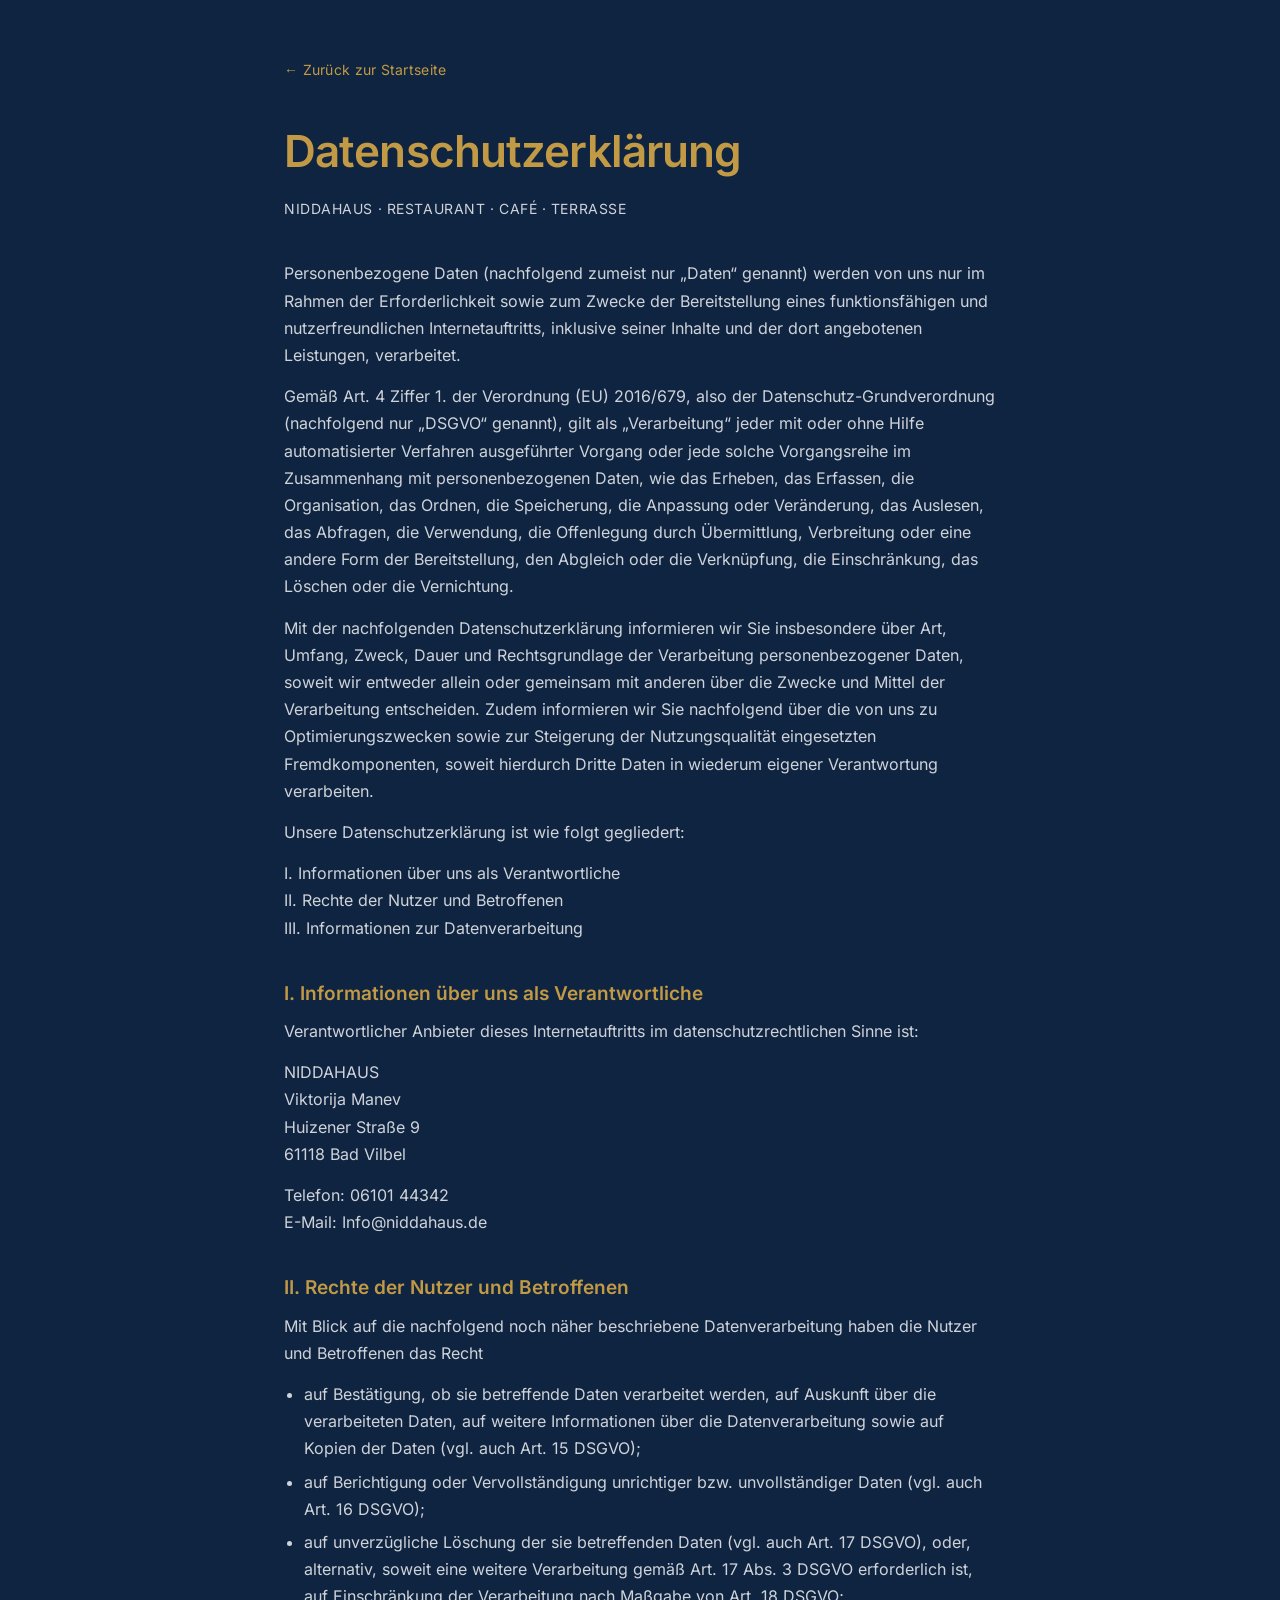
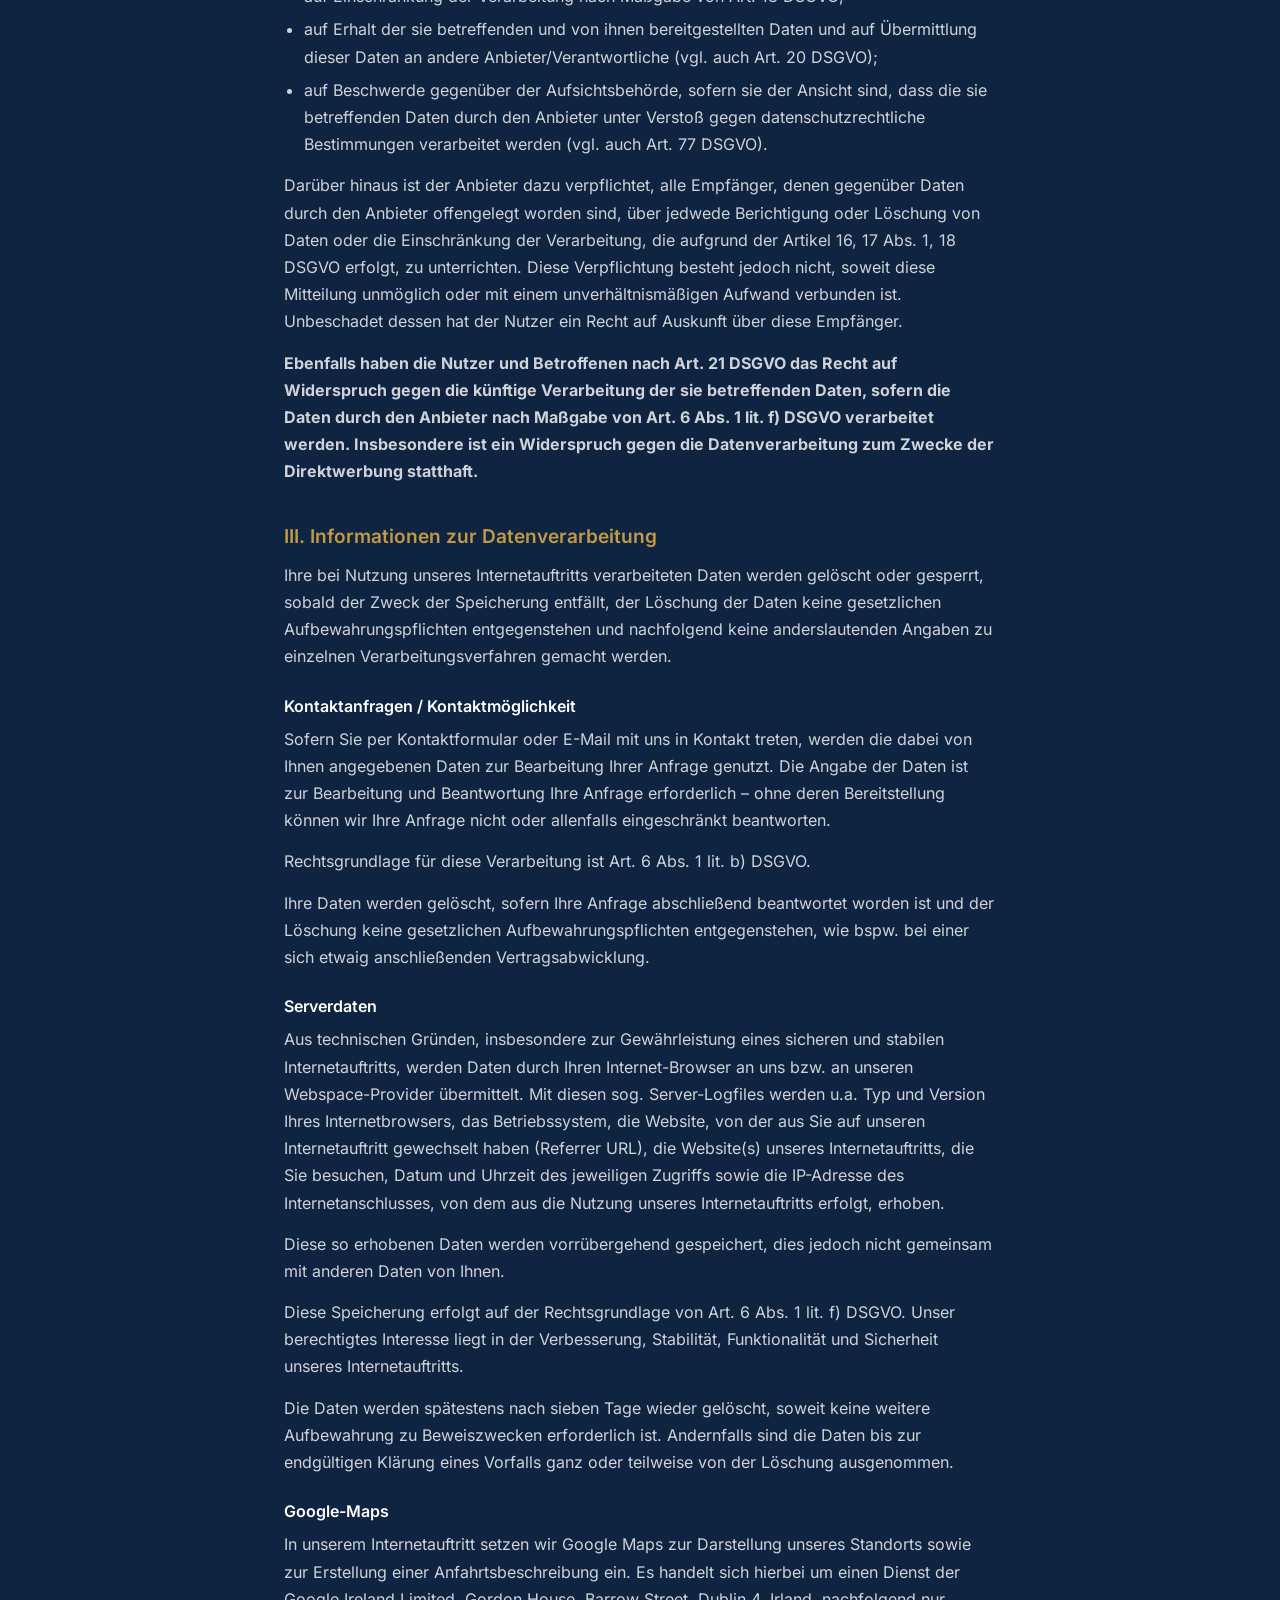
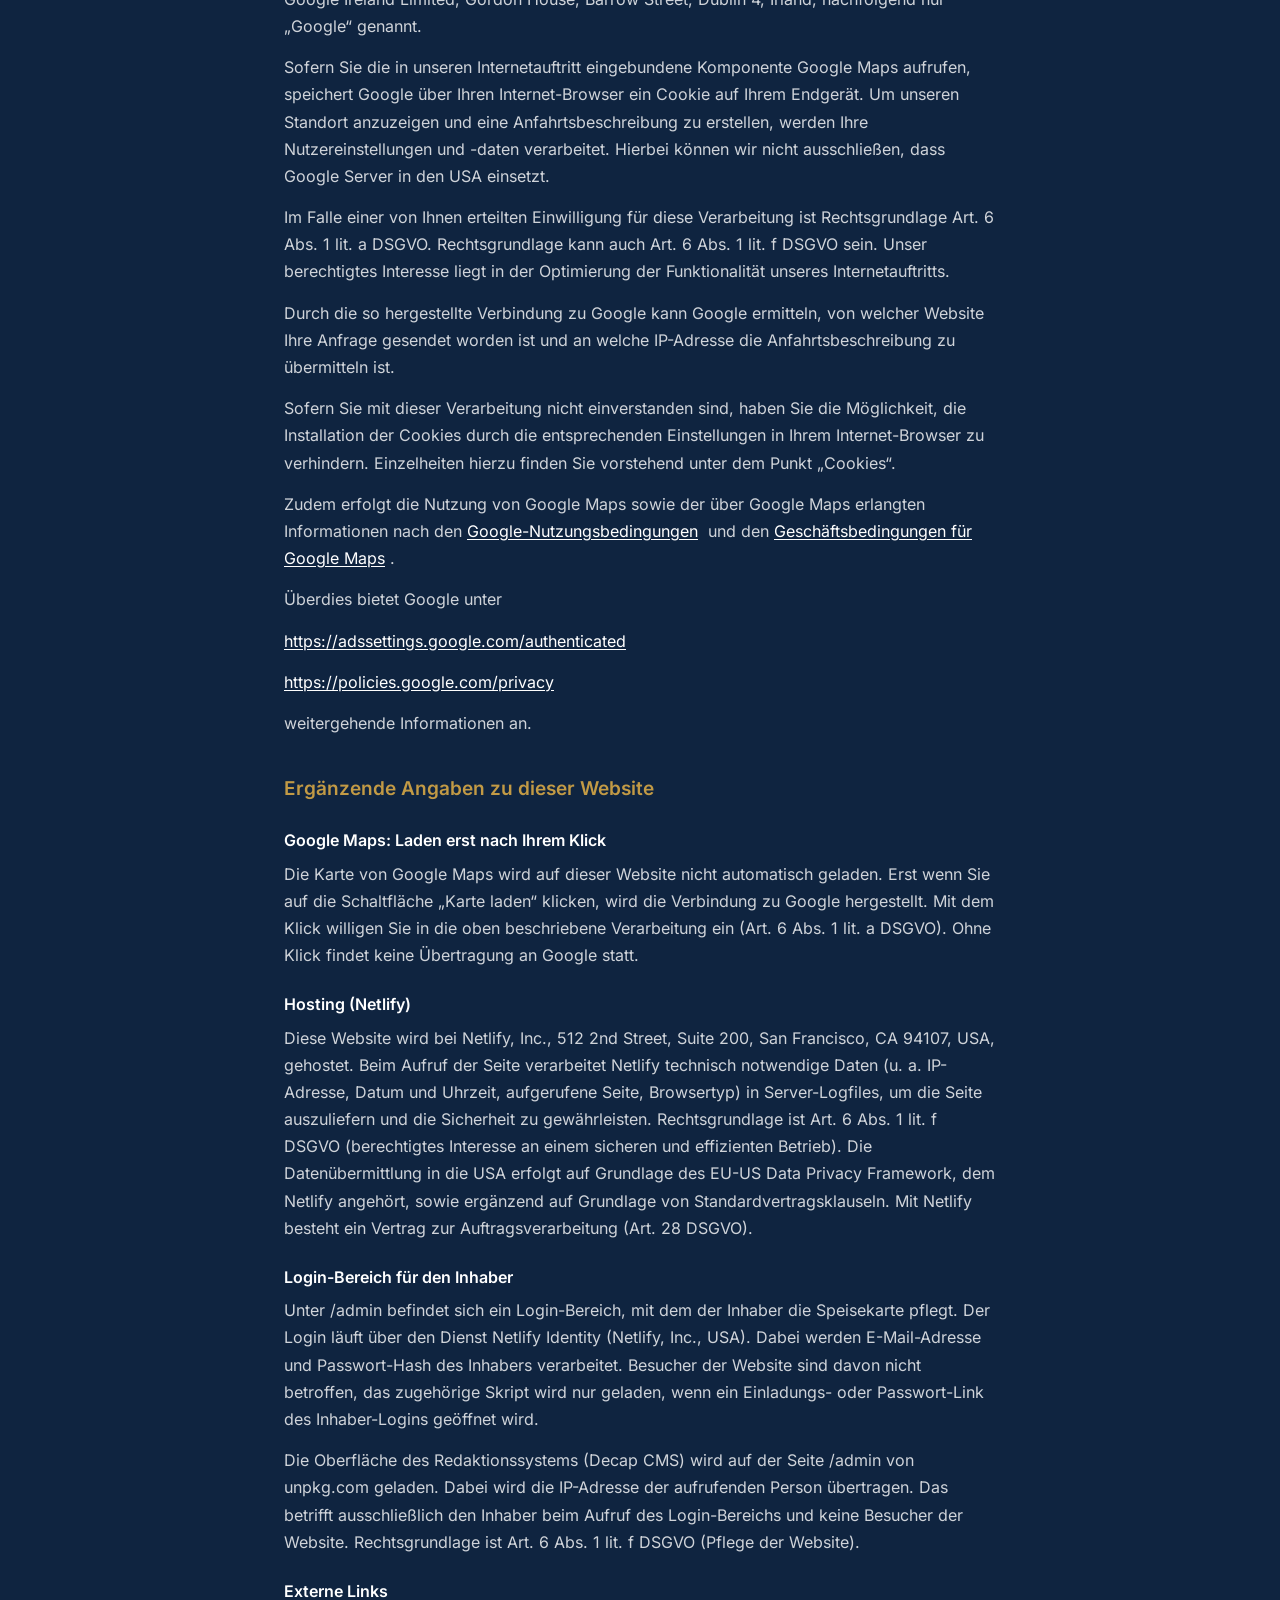
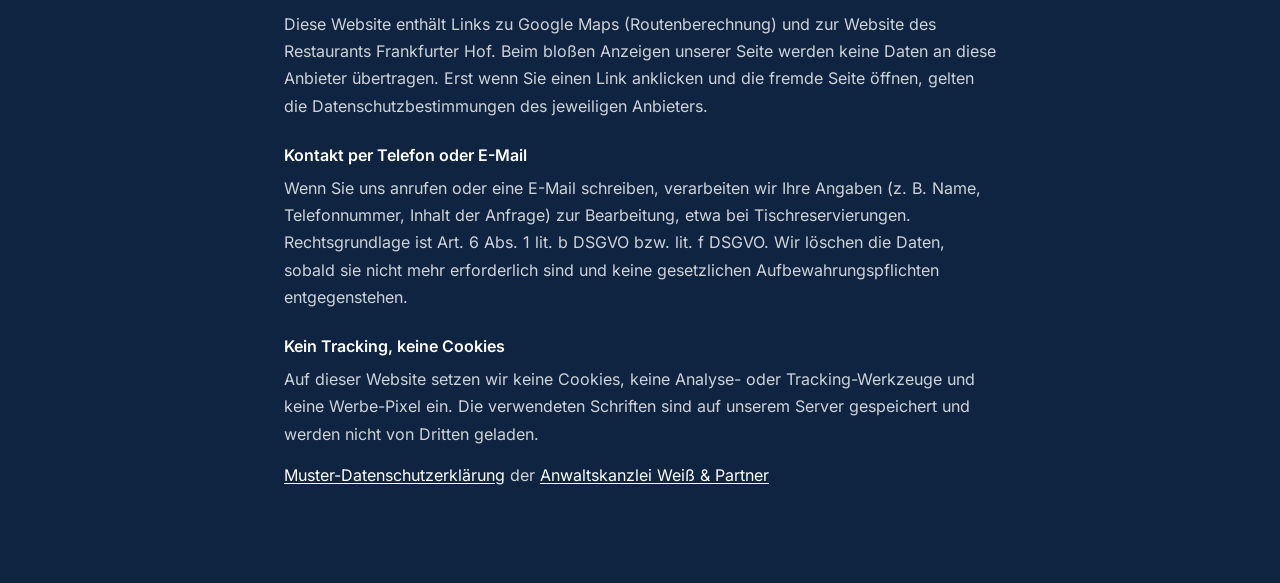
<file: datenschutz.html>
<!DOCTYPE html>
<html lang="de">
<head>
<meta charset="UTF-8">
<meta name="viewport" content="width=device-width, initial-scale=1.0">
<title>Datenschutz – NIDDAHAUS</title>
<meta name="robots" content="noindex">
<link rel="icon" type="image/svg+xml" href="images/icons/favicon.svg">
<link href="fonts.css" rel="stylesheet">
<style>
  :root{
    --navy:#0F2440; --navy-2:#16304F; --navy-3:#1D3A5E;
    --beige:#F2E9D8; --gold:#C29A45; --gold-dark:#8A6B22;
    --ink:#12161C; --ink-2:#3E4756; --white:#FFFFFF; --white-2:rgba(255,255,255,.80);
    --maxw:760px;
  }
  *{ box-sizing:border-box; }
  body{
    margin:0; background:var(--navy); color:var(--white-2);
    font-family:-apple-system,BlinkMacSystemFont,"Inter","Helvetica Neue",Helvetica,Arial,sans-serif;
    font-weight:400; line-height:1.7; -webkit-font-smoothing:antialiased;
  }
  .wrap{ max-width:var(--maxw); margin:0 auto; padding:56px 24px 80px; }
  h1{ color:var(--gold); font-weight:600; font-size:clamp(32px,6vw,44px); letter-spacing:-.02em; margin:0 0 8px; }
  h2{ color:var(--gold); font-weight:600; font-size:19px; margin:36px 0 8px; }
  h3{ color:var(--white); font-weight:600; font-size:16px; margin:22px 0 6px; }
  p{ margin:0 0 14px; }
  ul{ margin:0 0 14px; padding-left:20px; }
  li{ margin-bottom:6px; }
  a{ color:var(--white); text-decoration:underline; text-underline-offset:2px; }
  a:hover{ color:var(--gold); }
  .back-link{ display:inline-block; margin-bottom:32px; font-size:14px; color:var(--gold); text-decoration:none; letter-spacing:.02em; }
  .back-link:hover{ text-decoration:underline; }
  .brand-line{ color:var(--white-2); font-size:14px; margin-bottom:40px; letter-spacing:.04em; text-transform:uppercase; }
  .todo{ background:var(--navy-2); border-left:3px solid var(--gold); padding:14px 18px; font-size:14px; border-radius:0 8px 8px 0; margin-top:10px; }
  .todo b{ color:var(--gold); }
  .ok{ background:var(--navy-2); border-left:3px solid #5FD98D; padding:14px 18px; font-size:14px; border-radius:0 8px 8px 0; margin:10px 0 14px; }
  .toc{ background:var(--navy-2); border:1px solid var(--navy-3); border-radius:12px; padding:18px 22px; margin:24px 0 8px; font-size:14.5px; }
  .toc a{ text-decoration:none; }
  .toc a:hover{ text-decoration:underline; }
  .toc ol{ margin:8px 0 0; padding-left:20px; }
</style>
<style>/* „Powered by Netlify“-Badge ausblenden; offiziell abschaltbar unter Project configuration > General > Powered by Netlify badge */#nl-badge-frame{display:none!important}</style>
</head>
<body>
<div class="wrap">
  <a class="back-link" href="index.html">&larr; Zurück zur Startseite</a>
  <h1>Datenschutzerklärung</h1>
  <p class="brand-line">NIDDAHAUS · Restaurant · Café · Terrasse</p>

  <p>Personenbezogene Daten (nachfolgend zumeist nur „Daten“ genannt) werden von uns nur im Rahmen der Erforderlichkeit sowie zum Zwecke der Bereitstellung eines funktionsfähigen und nutzerfreundlichen Internetauftritts, inklusive seiner Inhalte und der dort angebotenen Leistungen, verarbeitet.</p>

  <p>Gemäß Art. 4 Ziffer 1. der Verordnung (EU) 2016/679, also der Datenschutz-Grundverordnung (nachfolgend nur „DSGVO“ genannt), gilt als „Verarbeitung“ jeder mit oder ohne Hilfe automatisierter Verfahren ausgeführter Vorgang oder jede solche Vorgangsreihe im Zusammenhang mit personenbezogenen Daten, wie das Erheben, das Erfassen, die Organisation, das Ordnen, die Speicherung, die Anpassung oder Veränderung, das Auslesen, das Abfragen, die Verwendung, die Offenlegung durch Übermittlung, Verbreitung oder eine andere Form der Bereitstellung, den Abgleich oder die Verknüpfung, die Einschränkung, das Löschen oder die Vernichtung.</p>

  <p>Mit der nachfolgenden Datenschutzerklärung informieren wir Sie insbesondere über Art, Umfang, Zweck, Dauer und Rechtsgrundlage der Verarbeitung personenbezogener Daten, soweit wir entweder allein oder gemeinsam mit anderen über die Zwecke und Mittel der Verarbeitung entscheiden. Zudem informieren wir Sie nachfolgend über die von uns zu Optimierungszwecken sowie zur Steigerung der Nutzungsqualität eingesetzten Fremdkomponenten, soweit hierdurch Dritte Daten in wiederum eigener Verantwortung verarbeiten.</p>

  <p>Unsere Datenschutzerklärung ist wie folgt gegliedert:</p>

  <p>I. Informationen über uns als Verantwortliche<br>II. Rechte der Nutzer und Betroffenen<br>III. Informationen zur Datenverarbeitung</p>

  <h2>I. Informationen über uns als Verantwortliche</h2>

  <p>Verantwortlicher Anbieter dieses Internetauftritts im datenschutzrechtlichen Sinne ist:</p>

  <p>NIDDAHAUS<br>Viktorija Manev<br>Huizener Straße 9<br>61118 Bad Vilbel</p>

  <p>Telefon: 06101 44342<br>E-Mail: Info@niddahaus.de</p>

  <h2>II. Rechte der Nutzer und Betroffenen</h2>

  <p>Mit Blick auf die nachfolgend noch näher beschriebene Datenverarbeitung haben die Nutzer und Betroffenen das Recht</p>

  <ul>
    <li>auf Bestätigung, ob sie betreffende Daten verarbeitet werden, auf Auskunft über die verarbeiteten Daten, auf weitere Informationen über die Datenverarbeitung sowie auf Kopien der Daten (vgl. auch Art. 15 DSGVO);</li>
    <li>auf Berichtigung oder Vervollständigung unrichtiger bzw. unvollständiger Daten (vgl. auch Art. 16 DSGVO);</li>
    <li>auf unverzügliche Löschung der sie betreffenden Daten (vgl. auch Art. 17 DSGVO), oder, alternativ, soweit eine weitere Verarbeitung gemäß Art. 17 Abs. 3 DSGVO erforderlich ist, auf Einschränkung der Verarbeitung nach Maßgabe von Art. 18 DSGVO;</li>
    <li>auf Erhalt der sie betreffenden und von ihnen bereitgestellten Daten und auf Übermittlung dieser Daten an andere Anbieter/Verantwortliche (vgl. auch Art. 20 DSGVO);</li>
    <li>auf Beschwerde gegenüber der Aufsichtsbehörde, sofern sie der Ansicht sind, dass die sie betreffenden Daten durch den Anbieter unter Verstoß gegen datenschutzrechtliche Bestimmungen verarbeitet werden (vgl. auch Art. 77 DSGVO).</li>
  </ul>

  <p>Darüber hinaus ist der Anbieter dazu verpflichtet, alle Empfänger, denen gegenüber Daten durch den Anbieter offengelegt worden sind, über jedwede Berichtigung oder Löschung von Daten oder die Einschränkung der Verarbeitung, die aufgrund der Artikel 16, 17 Abs. 1, 18 DSGVO erfolgt, zu unterrichten. Diese Verpflichtung besteht jedoch nicht, soweit diese Mitteilung unmöglich oder mit einem unverhältnismäßigen Aufwand verbunden ist. Unbeschadet dessen hat der Nutzer ein Recht auf Auskunft über diese Empfänger.</p>

  <p><strong>Ebenfalls haben die Nutzer und Betroffenen nach Art. 21 DSGVO das Recht auf Widerspruch gegen die künftige Verarbeitung der sie betreffenden Daten, sofern die Daten durch den Anbieter nach Maßgabe von Art. 6 Abs. 1 lit. f) DSGVO verarbeitet werden. Insbesondere ist ein Widerspruch gegen die Datenverarbeitung zum Zwecke der Direktwerbung statthaft.</strong></p>

  <h2>III. Informationen zur Datenverarbeitung</h2>

  <p>Ihre bei Nutzung unseres Internetauftritts verarbeiteten Daten werden gelöscht oder gesperrt, sobald der Zweck der Speicherung entfällt, der Löschung der Daten keine gesetzlichen Aufbewahrungspflichten entgegenstehen und nachfolgend keine anderslautenden Angaben zu einzelnen Verarbeitungsverfahren gemacht werden.</p>

  <h3>Kontaktanfragen / Kontaktmöglichkeit</h3>
  <p>Sofern Sie per Kontaktformular oder E-Mail mit uns in Kontakt treten, werden die dabei von Ihnen angegebenen Daten zur Bearbeitung Ihrer Anfrage genutzt. Die Angabe der Daten ist zur Bearbeitung und Beantwortung Ihre Anfrage erforderlich – ohne deren Bereitstellung können wir Ihre Anfrage nicht oder allenfalls eingeschränkt beantworten.</p>
  <p>Rechtsgrundlage für diese Verarbeitung ist Art. 6 Abs. 1 lit. b) DSGVO.</p>
  <p>Ihre Daten werden gelöscht, sofern Ihre Anfrage abschließend beantwortet worden ist und der Löschung keine gesetzlichen Aufbewahrungspflichten entgegenstehen, wie bspw. bei einer sich etwaig anschließenden Vertragsabwicklung.</p>

  <h3>Serverdaten</h3>
  <p>Aus technischen Gründen, insbesondere zur Gewährleistung eines sicheren und stabilen Internetauftritts, werden Daten durch Ihren Internet-Browser an uns bzw. an unseren Webspace-Provider übermittelt. Mit diesen sog. Server-Logfiles werden u.a. Typ und Version Ihres Internetbrowsers, das Betriebssystem, die Website, von der aus Sie auf unseren Internetauftritt gewechselt haben (Referrer URL), die Website(s) unseres Internetauftritts, die Sie besuchen, Datum und Uhrzeit des jeweiligen Zugriffs sowie die IP-Adresse des Internetanschlusses, von dem aus die Nutzung unseres Internetauftritts erfolgt, erhoben.</p>
  <p>Diese so erhobenen Daten werden vorrübergehend gespeichert, dies jedoch nicht gemeinsam mit anderen Daten von Ihnen.</p>
  <p>Diese Speicherung erfolgt auf der Rechtsgrundlage von Art. 6 Abs. 1 lit. f) DSGVO. Unser berechtigtes Interesse liegt in der Verbesserung, Stabilität, Funktionalität und Sicherheit unseres Internetauftritts.</p>
  <p>Die Daten werden spätestens nach sieben Tage wieder gelöscht, soweit keine weitere Aufbewahrung zu Beweiszwecken erforderlich ist. Andernfalls sind die Daten bis zur endgültigen Klärung eines Vorfalls ganz oder teilweise von der Löschung ausgenommen.</p>

  <h3>Google-Maps</h3>
  <p>In unserem Internetauftritt setzen wir Google Maps zur Darstellung unseres Standorts sowie zur Erstellung einer Anfahrtsbeschreibung ein. Es handelt sich hierbei um einen Dienst der Google Ireland Limited, Gordon House, Barrow Street, Dublin 4, Irland, nachfolgend nur „Google“ genannt.</p>
  <p>Sofern Sie die in unseren Internetauftritt eingebundene Komponente Google Maps aufrufen, speichert Google über Ihren Internet-Browser ein Cookie auf Ihrem Endgerät. Um unseren Standort anzuzeigen und eine Anfahrtsbeschreibung zu erstellen, werden Ihre Nutzereinstellungen und -daten verarbeitet. Hierbei können wir nicht ausschließen, dass Google Server in den USA einsetzt.</p>
  <p>Im Falle einer von Ihnen erteilten Einwilligung für diese Verarbeitung ist Rechtsgrundlage Art. 6 Abs. 1 lit. a DSGVO. Rechtsgrundlage kann auch Art. 6 Abs. 1 lit. f DSGVO sein. Unser berechtigtes Interesse liegt in der Optimierung der Funktionalität unseres Internetauftritts.</p>
  <p>Durch die so hergestellte Verbindung zu Google kann Google ermitteln, von welcher Website Ihre Anfrage gesendet worden ist und an welche IP-Adresse die Anfahrtsbeschreibung zu übermitteln ist.</p>
  <p>Sofern Sie mit dieser Verarbeitung nicht einverstanden sind, haben Sie die Möglichkeit, die Installation der Cookies durch die entsprechenden Einstellungen in Ihrem Internet-Browser zu verhindern. Einzelheiten hierzu finden Sie vorstehend unter dem Punkt „Cookies“.</p>
  <p>Zudem erfolgt die Nutzung von Google Maps sowie der über Google Maps erlangten Informationen nach den&nbsp;<a href="https://policies.google.com/terms?gl=DE&amp;hl=de" rel="nofollow noopener" target="_blank">Google-Nutzungsbedingungen</a>&nbsp; und den&nbsp;<a href="https://www.google.com/intl/de_de/help/terms_maps.html" rel="nofollow noopener" target="_blank">Geschäftsbedingungen für Google Maps</a> .</p>
  <p>Überdies bietet Google unter</p>
  <p><a href="https://adssettings.google.com/authenticated" rel="nofollow noopener" target="_blank">https://adssettings.google.com/authenticated</a></p>
  <p><a href="https://policies.google.com/privacy" rel="nofollow noopener" target="_blank">https://policies.google.com/privacy</a></p>
  <p>weitergehende Informationen an.</p>

  <h2>Ergänzende Angaben zu dieser Website</h2>

  <h3>Google Maps: Laden erst nach Ihrem Klick</h3>
  <p>Die Karte von Google Maps wird auf dieser Website nicht automatisch geladen. Erst wenn Sie auf die Schaltfläche „Karte laden“ klicken, wird die Verbindung zu Google hergestellt. Mit dem Klick willigen Sie in die oben beschriebene Verarbeitung ein (Art. 6 Abs. 1 lit. a DSGVO). Ohne Klick findet keine Übertragung an Google statt.</p>

  <h3>Hosting (Netlify)</h3>
  <p>Diese Website wird bei Netlify, Inc., 512 2nd Street, Suite 200, San Francisco, CA 94107, USA, gehostet. Beim Aufruf der Seite verarbeitet Netlify technisch notwendige Daten (u. a. IP-Adresse, Datum und Uhrzeit, aufgerufene Seite, Browsertyp) in Server-Logfiles, um die Seite auszuliefern und die Sicherheit zu gewährleisten. Rechtsgrundlage ist Art. 6 Abs. 1 lit. f DSGVO (berechtigtes Interesse an einem sicheren und effizienten Betrieb). Die Datenübermittlung in die USA erfolgt auf Grundlage des EU-US Data Privacy Framework, dem Netlify angehört, sowie ergänzend auf Grundlage von Standardvertragsklauseln. Mit Netlify besteht ein Vertrag zur Auftragsverarbeitung (Art. 28 DSGVO).</p>

  <h3>Login-Bereich für den Inhaber</h3>
  <p>Unter /admin befindet sich ein Login-Bereich, mit dem der Inhaber die Speisekarte pflegt. Der Login läuft über den Dienst Netlify Identity (Netlify, Inc., USA). Dabei werden E-Mail-Adresse und Passwort-Hash des Inhabers verarbeitet. Besucher der Website sind davon nicht betroffen, das zugehörige Skript wird nur geladen, wenn ein Einladungs- oder Passwort-Link des Inhaber-Logins geöffnet wird.</p>
  <p>Die Oberfläche des Redaktionssystems (Decap CMS) wird auf der Seite /admin von unpkg.com geladen. Dabei wird die IP-Adresse der aufrufenden Person übertragen. Das betrifft ausschließlich den Inhaber beim Aufruf des Login-Bereichs und keine Besucher der Website. Rechtsgrundlage ist Art. 6 Abs. 1 lit. f DSGVO (Pflege der Website).</p>

  <h3>Externe Links</h3>
  <p>Diese Website enthält Links zu Google Maps (Routenberechnung) und zur Website des Restaurants Frankfurter Hof. Beim bloßen Anzeigen unserer Seite werden keine Daten an diese Anbieter übertragen. Erst wenn Sie einen Link anklicken und die fremde Seite öffnen, gelten die Datenschutzbestimmungen des jeweiligen Anbieters.</p>

  <h3>Kontakt per Telefon oder E-Mail</h3>
  <p>Wenn Sie uns anrufen oder eine E-Mail schreiben, verarbeiten wir Ihre Angaben (z. B. Name, Telefonnummer, Inhalt der Anfrage) zur Bearbeitung, etwa bei Tischreservierungen. Rechtsgrundlage ist Art. 6 Abs. 1 lit. b DSGVO bzw. lit. f DSGVO. Wir löschen die Daten, sobald sie nicht mehr erforderlich sind und keine gesetzlichen Aufbewahrungspflichten entgegenstehen.</p>

  <h3>Kein Tracking, keine Cookies</h3>
  <p>Auf dieser Website setzen wir keine Cookies, keine Analyse- oder Tracking-Werkzeuge und keine Werbe-Pixel ein. Die verwendeten Schriften sind auf unserem Server gespeichert und werden nicht von Dritten geladen.</p>

  <p><a href="https://www.generator-datenschutzerklärung.de" target="_blank" rel="noopener">Muster-Datenschutzerklärung</a> der <a href="https://www.bewertung-löschen24.de" rel="nofollow noopener" target="_blank">Anwaltskanzlei Weiß &amp; Partner</a></p>
</div>
</body>
</html>
</file>
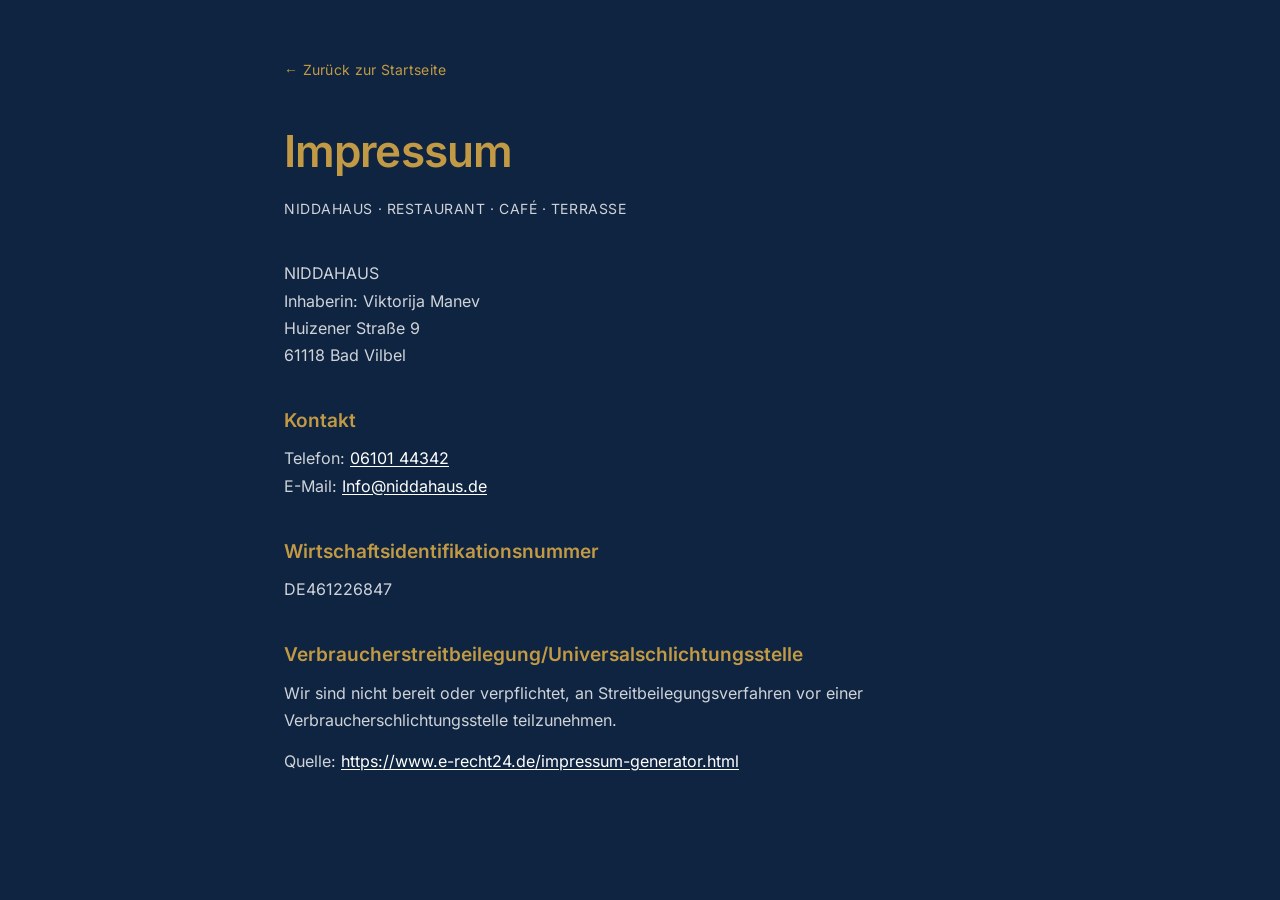
<file: impressum.html>
<!DOCTYPE html>
<html lang="de">
<head>
<meta charset="UTF-8">
<meta name="viewport" content="width=device-width, initial-scale=1.0">
<title>Impressum – NIDDAHAUS</title>
<meta name="robots" content="noindex">
<link rel="icon" type="image/svg+xml" href="images/icons/favicon.svg">
<link href="fonts.css" rel="stylesheet">
<style>
  :root{
    --navy:#0F2440; --navy-2:#16304F; --navy-3:#1D3A5E;
    --beige:#F2E9D8; --gold:#C29A45; --gold-dark:#8A6B22;
    --ink:#12161C; --ink-2:#3E4756; --white:#FFFFFF; --white-2:rgba(255,255,255,.80);
    --maxw:760px;
  }
  *{ box-sizing:border-box; }
  body{
    margin:0; background:var(--navy); color:var(--white-2);
    font-family:-apple-system,BlinkMacSystemFont,"Inter","Helvetica Neue",Helvetica,Arial,sans-serif;
    font-weight:400; line-height:1.7; -webkit-font-smoothing:antialiased;
  }
  .wrap{ max-width:var(--maxw); margin:0 auto; padding:56px 24px 80px; }
  h1{ color:var(--gold); font-weight:600; font-size:clamp(32px,6vw,44px); letter-spacing:-.02em; margin:0 0 8px; }
  h2{ color:var(--gold); font-weight:600; font-size:19px; margin:36px 0 8px; }
  p{ margin:0 0 14px; }
  a{ color:var(--white); text-decoration:underline; text-underline-offset:2px; }
  a:hover{ color:var(--gold); }
  .back-link{ display:inline-block; margin-bottom:32px; font-size:14px; color:var(--gold); text-decoration:none; letter-spacing:.02em; }
  .back-link:hover{ text-decoration:underline; }
  .brand-line{ color:var(--white-2); font-size:14px; margin-bottom:40px; letter-spacing:.04em; text-transform:uppercase; }
  .todo{ background:var(--navy-2); border-left:3px solid var(--gold); padding:14px 18px; font-size:14px; border-radius:0 8px 8px 0; margin-top:34px; }
  .todo b{ color:var(--gold); }
</style>
<style>/* „Powered by Netlify“-Badge ausblenden; offiziell abschaltbar unter Project configuration > General > Powered by Netlify badge */#nl-badge-frame{display:none!important}</style>
</head>
<body>
<div class="wrap">
  <a class="back-link" href="index.html">&larr; Zurück zur Startseite</a>
  <h1>Impressum</h1>
  <p class="brand-line">NIDDAHAUS · Restaurant · Café · Terrasse</p>

  <p>NIDDAHAUS<br>
  Inhaberin: Viktorija Manev<br>
  Huizener Stra&szlig;e 9<br>
  61118 Bad Vilbel</p>

  <h2>Kontakt</h2>
  <p>Telefon: <a href="tel:+49610144342">06101 44342</a><br>
  E-Mail: <a href="mailto:Info@niddahaus.de">Info@niddahaus.de</a></p>

  <h2>Wirtschafts&shy;identifikations&shy;nummer</h2>
  <p>DE461226847</p>

  <h2>Verbraucher&shy;streit&shy;beilegung/Universal&shy;schlichtungs&shy;stelle</h2>
  <p>Wir sind nicht bereit oder verpflichtet, an Streitbeilegungsverfahren vor einer Verbraucherschlichtungsstelle teilzunehmen.</p>

  <p>Quelle: <a href="https://www.e-recht24.de/impressum-generator.html" target="_blank" rel="noopener">https://www.e-recht24.de/impressum-generator.html</a></p>
</div>
</body>
</html>
</file>
<file: fonts.css>
@font-face{
  font-family:'Inter';
  font-style:normal;
  font-weight:300;
  font-display:swap;
  src:url('fonts/inter-300-latin-ext.woff2') format('woff2');
  unicode-range:U+0100-02BA, U+02BD-02C5, U+02C7-02CC, U+02CE-02D7, U+02DD-02FF, U+0304, U+0308, U+0329, U+1D00-1DBF, U+1E00-1E9F, U+1EF2-1EFF, U+2020, U+20A0-20AB, U+20AD-20C0, U+2113, U+2C60-2C7F, U+A720-A7FF;
}
@font-face{
  font-family:'Inter';
  font-style:normal;
  font-weight:300;
  font-display:swap;
  src:url('fonts/inter-300-latin.woff2') format('woff2');
  unicode-range:U+0000-00FF, U+0131, U+0152-0153, U+02BB-02BC, U+02C6, U+02DA, U+02DC, U+0304, U+0308, U+0329, U+2000-206F, U+20AC, U+2122, U+2191, U+2193, U+2212, U+2215, U+FEFF, U+FFFD;
}
@font-face{
  font-family:'Inter';
  font-style:normal;
  font-weight:400;
  font-display:swap;
  src:url('fonts/inter-400-latin-ext.woff2') format('woff2');
  unicode-range:U+0100-02BA, U+02BD-02C5, U+02C7-02CC, U+02CE-02D7, U+02DD-02FF, U+0304, U+0308, U+0329, U+1D00-1DBF, U+1E00-1E9F, U+1EF2-1EFF, U+2020, U+20A0-20AB, U+20AD-20C0, U+2113, U+2C60-2C7F, U+A720-A7FF;
}
@font-face{
  font-family:'Inter';
  font-style:normal;
  font-weight:400;
  font-display:swap;
  src:url('fonts/inter-400-latin.woff2') format('woff2');
  unicode-range:U+0000-00FF, U+0131, U+0152-0153, U+02BB-02BC, U+02C6, U+02DA, U+02DC, U+0304, U+0308, U+0329, U+2000-206F, U+20AC, U+2122, U+2191, U+2193, U+2212, U+2215, U+FEFF, U+FFFD;
}
@font-face{
  font-family:'Inter';
  font-style:normal;
  font-weight:500;
  font-display:swap;
  src:url('fonts/inter-500-latin-ext.woff2') format('woff2');
  unicode-range:U+0100-02BA, U+02BD-02C5, U+02C7-02CC, U+02CE-02D7, U+02DD-02FF, U+0304, U+0308, U+0329, U+1D00-1DBF, U+1E00-1E9F, U+1EF2-1EFF, U+2020, U+20A0-20AB, U+20AD-20C0, U+2113, U+2C60-2C7F, U+A720-A7FF;
}
@font-face{
  font-family:'Inter';
  font-style:normal;
  font-weight:500;
  font-display:swap;
  src:url('fonts/inter-500-latin.woff2') format('woff2');
  unicode-range:U+0000-00FF, U+0131, U+0152-0153, U+02BB-02BC, U+02C6, U+02DA, U+02DC, U+0304, U+0308, U+0329, U+2000-206F, U+20AC, U+2122, U+2191, U+2193, U+2212, U+2215, U+FEFF, U+FFFD;
}
@font-face{
  font-family:'Inter';
  font-style:normal;
  font-weight:600;
  font-display:swap;
  src:url('fonts/inter-600-latin-ext.woff2') format('woff2');
  unicode-range:U+0100-02BA, U+02BD-02C5, U+02C7-02CC, U+02CE-02D7, U+02DD-02FF, U+0304, U+0308, U+0329, U+1D00-1DBF, U+1E00-1E9F, U+1EF2-1EFF, U+2020, U+20A0-20AB, U+20AD-20C0, U+2113, U+2C60-2C7F, U+A720-A7FF;
}
@font-face{
  font-family:'Inter';
  font-style:normal;
  font-weight:600;
  font-display:swap;
  src:url('fonts/inter-600-latin.woff2') format('woff2');
  unicode-range:U+0000-00FF, U+0131, U+0152-0153, U+02BB-02BC, U+02C6, U+02DA, U+02DC, U+0304, U+0308, U+0329, U+2000-206F, U+20AC, U+2122, U+2191, U+2193, U+2212, U+2215, U+FEFF, U+FFFD;
}
@font-face{
  font-family:'Inter';
  font-style:normal;
  font-weight:700;
  font-display:swap;
  src:url('fonts/inter-700-latin-ext.woff2') format('woff2');
  unicode-range:U+0100-02BA, U+02BD-02C5, U+02C7-02CC, U+02CE-02D7, U+02DD-02FF, U+0304, U+0308, U+0329, U+1D00-1DBF, U+1E00-1E9F, U+1EF2-1EFF, U+2020, U+20A0-20AB, U+20AD-20C0, U+2113, U+2C60-2C7F, U+A720-A7FF;
}
@font-face{
  font-family:'Inter';
  font-style:normal;
  font-weight:700;
  font-display:swap;
  src:url('fonts/inter-700-latin.woff2') format('woff2');
  unicode-range:U+0000-00FF, U+0131, U+0152-0153, U+02BB-02BC, U+02C6, U+02DA, U+02DC, U+0304, U+0308, U+0329, U+2000-206F, U+20AC, U+2122, U+2191, U+2193, U+2212, U+2215, U+FEFF, U+FFFD;
}
</file>
